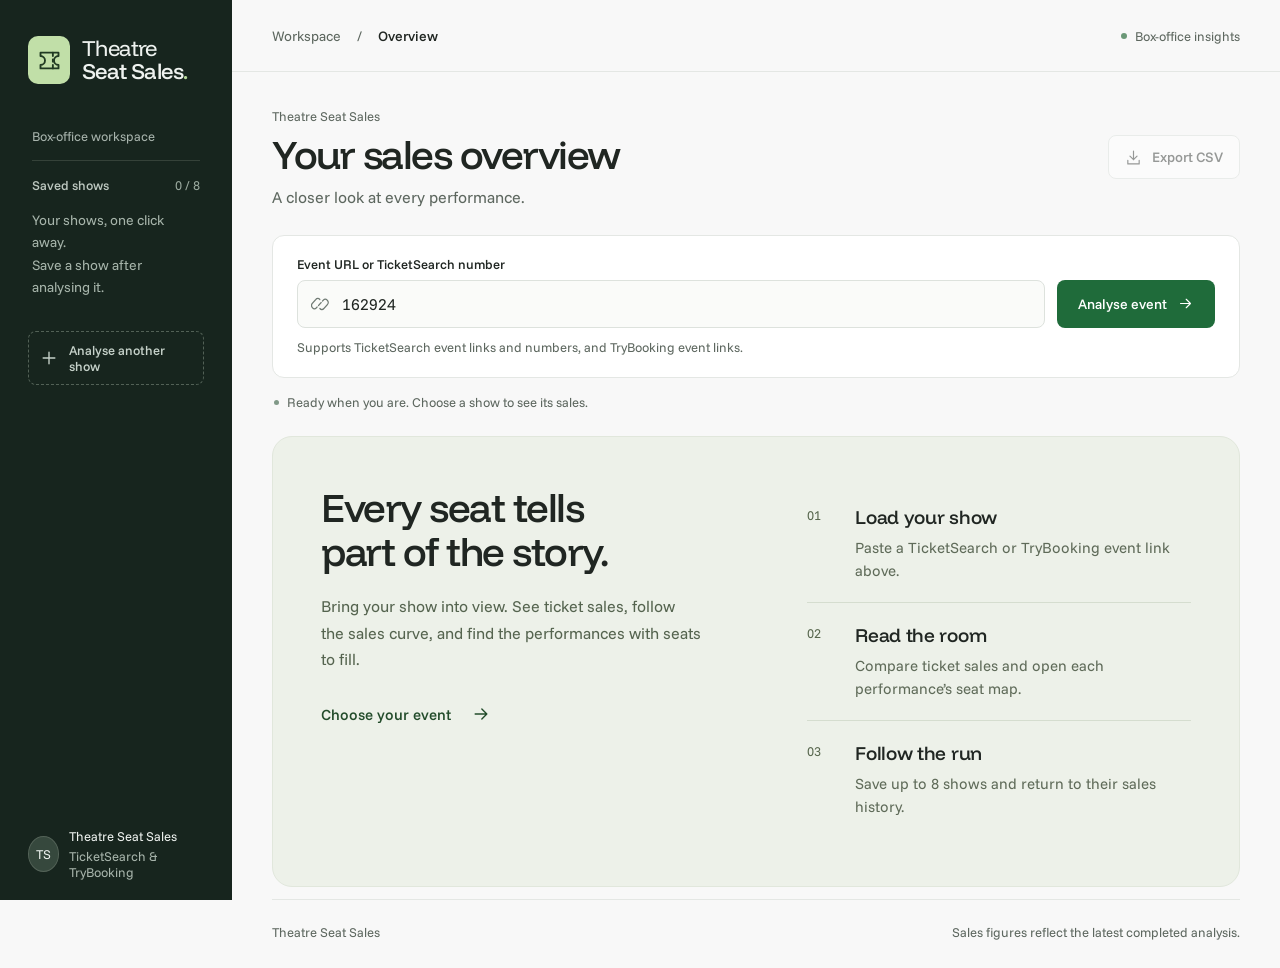
<file: index.html>
<!doctype html>
<html lang="en-AU" data-type="software" data-radius="soft" data-buttons="solid" data-motion>
<head>
<meta charset="utf-8"><meta name="viewport" content="width=device-width, initial-scale=1, viewport-fit=cover">
<title>Theatre Seat Sales — Your box-office workspace</title>
<meta name="description" content="Track theatre ticket sales, compare performances and inspect seat availability from TicketSearch and TryBooking.">
<meta name="page-type" content="software"><meta name="site-kind" content="software"><meta name="theme-color" content="#f8f8f8">
<meta property="og:title" content="Theatre Seat Sales"><meta property="og:description" content="Your ticket sales, performances and seat maps in one workspace.">
<meta property="og:type" content="website"><meta property="og:image" content="https://theatre-seat-sales.onrender.com/share.jpg"><meta name="twitter:card" content="summary_large_image">
<link rel="canonical" href="https://theatre-seat-sales.onrender.com/"><link rel="icon" href="/favicon.svg" type="image/svg+xml">
<link rel="preload" href="/assets/fonts/funnel-sans-400.ttf" as="font" type="font/ttf" crossorigin>
<link rel="stylesheet" href="/dashboard-redesign.css"><link rel="stylesheet" href="/campaign.css"><link rel="stylesheet" href="/seat-maps.css"><link rel="stylesheet" href="/assets/motion/motion.css">
<script>document.documentElement.classList.add('m-enter');setTimeout(()=>document.documentElement.classList.add('m-enter-done'),700)</script>
</head>
<body>
<!-- Software workspace: dealt mint-pink-accounts palette and Funnel typography.
Marketing collage and screen-height sections adapted to the user's functional dashboard brief. -->
<a class="skip-link" href="#main-content">Skip to content</a>
<svg class="icon-library" xmlns="http://www.w3.org/2000/svg" aria-hidden="true"><defs>
<symbol id="i-ticket" viewBox="0 0 24 24"><path d="M20 8V5H4v3a4 4 0 0 1 0 8v3h16v-3a4 4 0 0 1 0-8Z"/><path d="M15 5v3m0 3v2m0 3v3"/></symbol>
<symbol id="i-arrow" viewBox="0 0 24 24"><path d="M5 12h14m-6-6 6 6-6 6"/></symbol>
<symbol id="i-plus" viewBox="0 0 24 24"><path d="M12 5v14M5 12h14"/></symbol>
<symbol id="i-link" viewBox="0 0 24 24"><path d="m10 14 4-4m-6 6-1 1a4 4 0 0 1-6-6l5-5a4 4 0 0 1 6 0m0 12a4 4 0 0 0 6 0l5-5a4 4 0 0 0-6-6l-1 1" transform="translate(1 0) scale(.9 1)"/></symbol>
<symbol id="i-download" viewBox="0 0 24 24"><path d="M12 3v12m-5-5 5 5 5-5M4 16v5h16v-5"/></symbol>
<symbol id="i-search" viewBox="0 0 24 24"><circle cx="10.5" cy="10.5" r="6.5"/><path d="m16 16 5 5"/></symbol>
<symbol id="i-bookmark" viewBox="0 0 24 24"><path d="M6 4h12v17l-6-4-6 4Z"/></symbol>
<symbol id="i-info" viewBox="0 0 24 24"><circle cx="12" cy="12" r="9"/><path d="M12 11v6m0-10v1"/></symbol>
<symbol id="i-menu" viewBox="0 0 24 24"><path d="M4 6h16M4 12h16M4 18h16"/></symbol>
<symbol id="i-refresh" viewBox="0 0 24 24"><path d="M20 7v5h-5M4 17v-5h5M6 7a7 7 0 0 1 12-1l2 3M4 15l2 3a7 7 0 0 0 12-1"/></symbol>
</defs></svg>
<aside class="sidebar" id="sidebar" aria-label="Workspace navigation">
<a class="brand" href="/" aria-label="Theatre Seat Sales home"><span class="brand-mark" aria-hidden="true"><svg class="icon"><use href="#i-ticket"/></svg></span><span>Theatre<br><strong>Seat Sales<span class="brand-period">.</span></strong></span></a>
<div class="workspace-label">Box-office workspace</div>
<div id="bookmarks" class="bookmarks"><div class="saved-heading"><strong>Saved shows</strong><span id="bookmark-count">0 / 8</span></div><div id="bookmark-list" class="bookmark-list"></div></div>
<button id="new-event" class="new-event" type="button"><svg class="icon"><use href="#i-plus"/></svg>Analyse another show</button>
<div class="sidebar-foot"><span class="workspace-monogram">TS</span><div>Theatre Seat Sales<small>TicketSearch &amp; TryBooking</small></div></div>
</aside>
<div class="workspace">
<header class="topbar"><div class="breadcrumb"><button id="menu-toggle" class="icon-button" type="button" aria-label="Open navigation" aria-controls="sidebar" aria-expanded="false"><svg class="icon"><use href="#i-menu"/></svg></button><span>Workspace</span><span aria-hidden="true">/</span><strong>Overview</strong></div><span class="topbar-note"><span class="status-dot"></span>Box-office insights</span></header>
<main id="main-content" class="app wrap" tabindex="-1">
<section class="page-heading hero" data-enter><div class="hero-text"><p class="eyebrow">Theatre Seat Sales</p><h1 id="page-title">Your sales overview</h1><p class="page-intro" id="page-intro">A closer look at every performance.</p></div><button class="btn btn--secondary export-button" id="export-csv" type="button" disabled><svg class="icon"><use href="#i-download"/></svg>Export CSV</button></section>
<section class="event-search" aria-labelledby="search-title"><form id="analyse-form" class="search"><div class="field"><label id="search-title" for="event-input">Event URL or TicketSearch number</label><div class="input-wrap"><svg class="icon"><use href="#i-link"/></svg><input id="event-input" name="event" value="162924" placeholder="Paste an event link or number" autocomplete="off" required aria-describedby="input-help status"></div></div><button class="btn btn--primary" type="submit"><span class="analyse-label">Analyse event</span><svg class="icon m-arrow"><use href="#i-arrow"/></svg></button></form><p id="input-help" class="input-help">Supports TicketSearch event links and numbers, and TryBooking event links.</p></section>
<div id="status" class="status" role="status" aria-live="polite">Ready when you are. Choose a show to see its sales.</div>
<div id="loading-state" class="loading-state" hidden><span class="loading-symbol" aria-hidden="true"></span><div><strong>Checking your performances</strong><p>Gathering ticket sales and seat availability. Larger events can take a little longer.</p></div></div>
<section id="welcome" class="welcome" aria-labelledby="welcome-title"><div class="welcome-copy"><h2 id="welcome-title">Every seat tells<br>part of the story.</h2><p>Bring your show into view. See ticket sales, follow the sales curve, and find the performances with seats to fill.</p><button id="focus-event" class="text-button" type="button">Choose your event<svg class="icon"><use href="#i-arrow"/></svg></button></div><div class="welcome-guide"><div><span class="step-number">01</span><h3>Load your show</h3><p>Paste a TicketSearch or TryBooking event link above.</p></div><div><span class="step-number">02</span><h3>Read the room</h3><p>Compare ticket sales and open each performance’s seat map.</p></div><div><span class="step-number">03</span><h3>Follow the run</h3><p>Save up to 8 shows and return to their sales history.</p></div></div></section>
<div id="dashboard" class="dashboard" hidden>
<div class="show-tabs" role="tablist" aria-label="Show workspace">
  <button id="sales-tab" type="button" role="tab" aria-selected="true" aria-controls="sales-pane">Sales overview</button>
  <button id="campaign-tab" type="button" role="tab" aria-selected="false" aria-controls="campaign-pane" tabindex="-1">Campaign</button>
</div>
<div id="sales-pane" role="tabpanel" aria-labelledby="sales-tab" tabindex="0">
<section id="summary" class="summary" hidden aria-labelledby="event-name">
<div class="show-header"><div class="show-copy"><div class="show-kicker"><span id="provider-label">Event analysis</span><span class="kicker-separator" aria-hidden="true">/</span><span id="event-run-label">Performance overview</span></div><h2 id="event-name"></h2><div class="show-meta"><span id="event-location"></span><span id="event-dates"></span></div><p id="analysis-time" class="analysis-time"></p></div><div class="show-actions"><button id="save-bookmark" class="btn btn--secondary bookmark-save-button" type="button" disabled aria-label="Save current show">Save show</button><button id="post-show-report" class="btn btn--secondary report-button" type="button" hidden>Post-show report <span aria-hidden="true">↗</span></button></div><div class="show-art" hidden></div></div>
<div class="metrics">
<div class="metric-card metric-main"><small>Tickets sold</small><span id="metric-sold">—</span><div class="metric-note"><span id="overall-sold-today">—</span> <span id="overall-sales-baseline">since last daily snapshot</span></div></div>
<div class="metric-card"><small>Seats available</small><span id="metric-left">—</span><div class="metric-note">Across <span id="metric-performances">—</span> performances</div></div>
<div class="metric-card"><small>Estimated revenue</small><span id="metric-revenue">—</span><div class="metric-note">AUD · ticket sales estimate</div></div>
<div class="metric-card metric-occupancy"><div><small>Sell-through</small><span id="overall-percent">—</span><div class="metric-note">Sales + designated holds</div></div><div class="overall" id="overall-ring" aria-hidden="true"><div class="ring-inner"><svg class="icon"><use href="#i-ticket"/></svg></div></div></div>
</div>
<div class="capacity-line"><span><span id="metric-total">—</span> total seats</span><span><span id="metric-unavailable">—</span> unavailable</span><p class="metric-explanation">Sold counts actual ticket sales. Sell-through also includes designated holds.</p></div>
</section>
<section id="history" class="history panel" hidden aria-labelledby="history-title">
<div class="history-header"><div><h2 id="history-title">Sales history</h2><p id="history-status">Snapshots start from the first analysis.</p></div><div class="range-control" aria-label="Sales history period"><button type="button" data-range="7" aria-pressed="false">7 days</button><button type="button" data-range="30" aria-pressed="false">30 days</button><button type="button" data-range="all" class="selected" aria-pressed="true">All history</button></div></div>
<div class="chart-meta"><span class="chart-legend"><i></i>Tickets sold</span><div class="uplift-grid"><div><span id="uplift-day">—</span><small>day on day</small></div><div><span id="uplift-week">—</span><small>week on week</small></div></div></div>
<div class="history-chart-wrap"><canvas id="history-chart" width="1000" height="260" role="img" aria-label="Actual ticket sales over time. Exact values are in the snapshot table below."></canvas><div id="history-tooltip" class="history-tooltip" hidden></div></div>
<div class="history-footer"><details class="history-data"><summary>View snapshot data</summary><table><thead><tr><th scope="col">Snapshot</th><th scope="col">Tickets sold</th></tr></thead><tbody id="history-data-body"></tbody></table></details><span id="history-range-label">All recorded snapshots</span></div>
</section>
<section id="results" class="table-wrap panel" hidden aria-labelledby="performances-title">
<div class="performance-heading"><div><h2 id="performances-title">Performances <span id="performance-count" class="count-badge"></span></h2><p>Select a performance to inspect seats and hold codes.</p></div><button id="expand-all" class="btn btn--secondary mobile-performance" type="button" aria-expanded="false">Expand all</button></div>
<div class="performance-toolbar"><div class="session-search"><label for="session-search">Find a performance</label><svg class="icon"><use href="#i-search"/></svg><input type="search" id="session-search" placeholder="Find a date or time"></div><div class="select-field"><label for="session-filter">Show</label><select id="session-filter"><option value="all">All performances</option><option value="upcoming">Upcoming</option><option value="final">Final numbers</option></select></div><div class="select-field"><label for="session-sort">Sort by</label><select id="session-sort"><option value="date">Date, earliest first</option><option value="sold">Most tickets sold</option><option value="available">Most seats available</option><option value="sellthrough">Highest sell-through</option></select></div></div>
<div class="performance-workspace" hidden>
<div class="performance-picker">
<div class="performance-list-heading"><span>Performance</span><span>% sold</span></div>
<ul id="performance-list" class="performance-list" aria-label="Choose a performance"></ul>
</div>
<section id="selected-performance" class="selected-performance" aria-labelledby="selected-performance-title">
<h3 id="selected-performance-title" aria-live="polite"></h3>
<dl id="selected-performance-stats" class="performance-stats"></dl>
<div id="selected-performance-notes" class="performance-notes"></div>
<section id="performance-history" class="performance-history" aria-labelledby="performance-history-title">
<h4 id="performance-history-title">Performance sales history</h4>
<p id="performance-history-status" role="status"></p>
<div class="history-chart-wrap" id="performance-chart-wrap" hidden><canvas id="performance-chart" role="img" aria-label="Tickets sold for the selected performance"></canvas><div class="history-tooltip" hidden></div></div>
<details id="performance-history-data" class="history-data" hidden><summary>View performance snapshots</summary><table><thead><tr><th scope="col">Snapshot</th><th scope="col">Tickets sold</th></tr></thead><tbody id="performance-history-body"></tbody></table></details>
</section>
<div id="selected-performance-details"></div>
</section>
</div>
<table class="performance-table mobile-performance"><thead><tr><th scope="col"><span class="sr-only">Details</span></th><th scope="col">Performance</th><th scope="col">Time</th><th scope="col">Tickets sold</th><th scope="col">Unavailable</th><th scope="col">Available</th><th scope="col">Sold today</th><th scope="col">Sell-through</th></tr></thead><tbody id="sessions"></tbody></table>
<p id="no-performances" class="no-performances" hidden>No performances match these filters.</p><div class="table-footer"><span id="results-count"></span><span>All times in Sydney time</span></div>
</section>
</div>
<section id="campaign-pane" class="campaign-pane panel" role="tabpanel" aria-labelledby="campaign-tab" tabindex="0" hidden>
  <header class="campaign-heading"><h2 id="campaign-title">Campaign log</h2><button id="campaign-fetch" class="btn btn--secondary" type="button" hidden>Fetch metrics</button></header>
  <p id="campaign-status" role="status" class="campaign-status" hidden></p>
  <form id="campaign-unlock" class="campaign-form campaign-unlock">
    <label>Campaign access key<input name="accessKey" type="password" autocomplete="off" required></label>
    <button class="btn btn--primary" type="submit">Open campaign</button>
  </form>
  <div id="campaign-content" hidden>
    <section class="campaign-schedule" aria-labelledby="campaign-schedule-title">
      <div><h3 id="campaign-schedule-title">Capture schedule</h3><p id="campaign-schedule-summary"></p></div>
      <p class="campaign-help">Mondays from 8 am Sydney time, then daily from 8 am starting seven days before opening. Checks end three hours after the final performance starts.</p>
    </section>
    <form id="campaign-post-form" class="campaign-form campaign-post-form">
      <label>Date posted<input name="publishedOn" type="date" required></label>
      <label>Platform<select name="platform" required><option value="facebook">Facebook</option><option value="instagram">Instagram</option><option value="tiktok">TikTok</option></select></label>
      <label>Post type<select name="postType" required><option value="photo">Photo</option><option value="video">Video</option><option value="reel">Reel</option><option value="carousel">Carousel</option><option value="story">Story</option><option value="link">Link</option><option value="text">Text</option><option value="other">Other</option></select></label>
      <label class="campaign-url">Post URL<input name="url" type="url" placeholder="https://…" maxlength="2048" required></label>
      <label class="campaign-post-notes">Notes (optional)<textarea name="notes" rows="2" maxlength="1000" placeholder="e.g. Ticket offer or behind-the-scenes rehearsal"></textarea></label>
      <button class="btn btn--primary" type="submit">Log post</button>
    </form>
    <p id="campaign-empty" class="campaign-empty">No posts logged for this show yet.</p>
    <div id="campaign-table-wrap" class="campaign-table-wrap" tabindex="0" role="region" aria-label="Logged posts and latest metrics" hidden>
      <table class="campaign-table">
        <thead><tr><th scope="col">Post</th><th scope="col">Date posted</th><th scope="col">Views</th><th scope="col">Engagements</th><th scope="col">Last check</th><th scope="col">Actions</th></tr></thead>
        <tbody id="campaign-posts"></tbody>
      </table>
    </div>
    <div id="campaign-removed" class="campaign-removed" hidden>
      <span role="status">Entry removed from this campaign.</span>
      <button id="campaign-undo" type="button" class="text-button">Undo remove</button>
    </div>
    <section id="campaign-editor" class="campaign-editor" aria-labelledby="campaign-editor-title" hidden>
      <h3 id="campaign-editor-title">Edit campaign entry</h3>
      <p id="campaign-edit-post" class="campaign-help"></p>
      <form id="campaign-edit-form" class="campaign-form">
        <label>Date posted<input name="publishedOn" type="date" required></label>
        <label>Post type<select name="postType" required></select></label>
        <label class="campaign-edit-notes">Notes (optional)<textarea name="notes" rows="2" maxlength="1000"></textarea></label>
        <div class="campaign-edit-actions">
          <button class="btn btn--primary" type="submit">Save changes</button>
          <button id="campaign-edit-cancel" class="btn btn--secondary" type="button">Cancel</button>
        </div>
        <p id="campaign-edit-status" class="campaign-help" role="status" hidden></p>
      </form>
    </section>
    <section id="campaign-report" class="campaign-report" aria-labelledby="campaign-report-title" hidden>
      <header><h3 id="campaign-report-title">Post snapshot history</h3><a id="campaign-original" target="_blank" rel="noopener noreferrer">Open original post</a></header>
      <form id="campaign-notes-form" class="campaign-form campaign-notes-form" hidden>
        <label>Post notes<textarea name="notes" rows="2" maxlength="1000"></textarea></label>
        <button class="btn btn--secondary" type="submit">Save notes</button>
        <p id="campaign-notes-status" class="campaign-help" role="status" hidden></p>
      </form>
      <div id="campaign-preview" class="campaign-preview"></div>
      <p id="campaign-report-status" class="campaign-help"></p>
      <div id="campaign-report-table" class="campaign-table-wrap" tabindex="0" role="region" aria-label="Engagement snapshot history" hidden>
        <table class="campaign-table">
          <thead><tr><th scope="col">Captured at</th><th scope="col">Cadence</th><th scope="col">Views</th><th scope="col">Clicks</th><th scope="col">Engagements</th><th scope="col">Reactions / likes</th><th scope="col">Comments</th><th scope="col">Shares</th></tr></thead>
          <tbody id="campaign-captures"></tbody>
        </table>
      </div>
    </section>
  </div>
</section>
</div>
<footer class="workspace-footer"><span>Theatre Seat Sales</span><span>Sales figures reflect the latest completed analysis.</span></footer>
</main></div>
<noscript><p class="noscript">Enable JavaScript to analyse events and view ticket sales.</p></noscript>
<script src="/app.js"></script><script src="/campaign.js"></script><script type="module" src="/assets/motion/motion.js"></script>
</body></html>
</file>
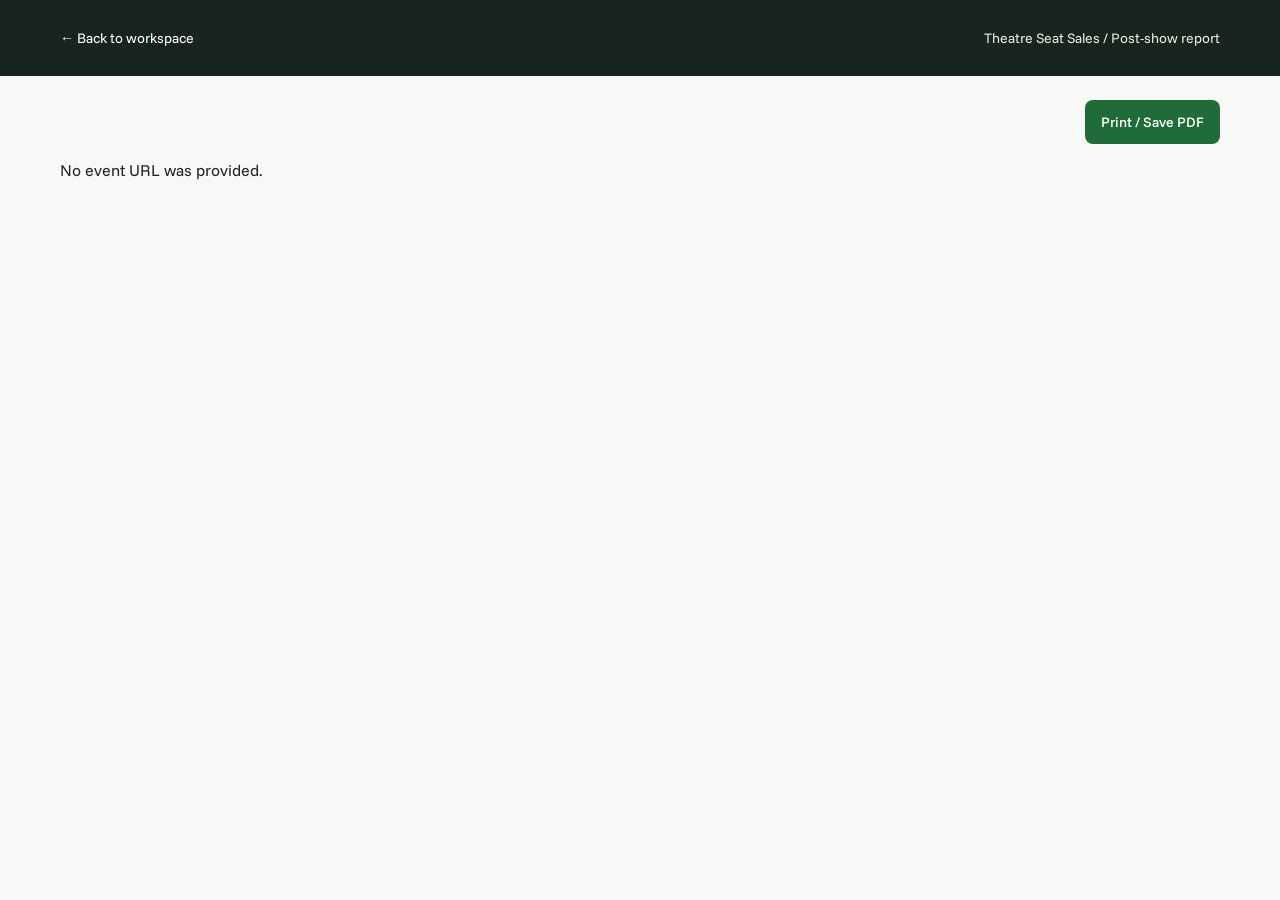
<file: report.html>
<!doctype html>
<html lang="en">
  <head>
    <meta charset="utf-8">
    <meta name="viewport" content="width=device-width, initial-scale=1">
    <title>Post-show report</title>
    <meta name="description" content="Final theatre performance sales, seat availability and recorded sales history.">
    <meta name="theme-color" content="#f8f8f8">
    <link rel="icon" href="/favicon.svg" type="image/svg+xml">
    <link rel="stylesheet" href="/report.css">
    <link rel="stylesheet" href="/report-redesign.css">
  </head>
  <body>
    <header class="report-topbar no-print"><a href="/">← Back to workspace</a><span>Theatre Seat Sales / Post-show report</span></header>
    <main id="report" class="report-shell">
      <div class="report-actions no-print"><button id="print-report" type="button">Print / Save PDF</button></div>
      <p id="report-status">Loading post-show report...</p>
    </main>
    <script src="/report.js"></script>
  </body>
</html>
</file>
<file: dashboard-redesign.css>
@font-face{font-family:"Funnel Sans";src:url("/assets/fonts/funnel-sans-400.ttf") format("truetype");font-weight:400;font-display:swap}
@font-face{font-family:"Funnel Sans";src:url("/assets/fonts/funnel-sans-500.ttf") format("truetype");font-weight:500;font-display:swap}
@font-face{font-family:"Funnel Display";src:url("/assets/fonts/funnel-display-400.ttf") format("truetype");font-weight:400;font-display:swap}
@font-face{font-family:"Funnel Display";src:url("/assets/fonts/funnel-display-500.ttf") format("truetype");font-weight:500;font-display:swap}
:root{
 --p-bg:#f8f8f8;--p-surface:#eeeeee;--p-ink:#0a0a0a;--p-muted:#6a6a6a;
 --p-accent:#1f6b3a;--p-accent-ink:#ffffff;--p-action:#1f6b3a;--p-action-ink:#ffffff;
 --p-inv-bg:#0a0a0a;--p-inv-surface:#171717;--p-inv-ink:#f8f8f8;--p-inv-muted:#939393;
 --p-inv-accent:#1f6b3a;--p-inv-accent-ink:#ffffff;--p-inv-action:#1f6b3a;--p-inv-action-ink:#ffffff;
 --font-display:"Funnel Display",system-ui,sans-serif;--font-text:"Funnel Sans",system-ui,sans-serif;
 --font-mono:"DM Mono",ui-monospace,"SFMono-Regular",Menlo,Consolas,monospace;
 --display-weight:400;--display-tracking:-.03em;--display-tracking-xl:-.04em;--ly-scale:.98;
 --bg:var(--p-bg);--ink:#202622;--muted:#68706b;--action:var(--p-action);--line:#e4e7e4;--surface:#fff;
 --rail:#17251e;--rail-width:232px;--r-sm:8px;--r-md:12px;--r-lg:20px;--ease:cubic-bezier(.2,.8,.2,1);
 font-family:var(--font-text);color:var(--ink);background:var(--bg);color-scheme:light
}
*{box-sizing:border-box}body{margin:0}button,input,select{font:inherit}button,a,input,select{-webkit-tap-highlight-color:transparent}button{cursor:pointer}button:disabled{cursor:not-allowed;opacity:.45}button{color:inherit}a{color:inherit}button,select,input{min-height:44px}button{font-weight:500}button,input,select{border-radius:var(--r-sm)}
button:focus-visible,a:focus-visible,select:focus-visible,input:focus-visible,summary:focus-visible{outline:3px solid #458c59;outline-offset:3px}
input:focus,select:focus{outline:2px solid #458c59;outline-offset:2px}::selection{background:#c8e7ce;color:#153b20}
[hidden]{display:none!important}h1,h2,h3,p{margin:0}h1,h2,h3{font-family:var(--font-display);font-weight:500}strong,b{font-weight:500}
.icon{height:20px;width:20px;flex:none;fill:none;stroke:currentColor;stroke-width:1.65;stroke-linecap:round;stroke-linejoin:round}.icon-library{position:absolute;width:0;height:0;overflow:hidden}
.sr-only{position:absolute;width:1px;height:1px;padding:0;margin:-1px;overflow:hidden;clip-path:inset(50%);white-space:nowrap;border:0}
.skip-link{position:fixed;left:16px;top:-100px;z-index:100;background:#fff;padding:14px 20px;border-radius:8px}.skip-link:focus{top:12px}
.sidebar{position:fixed;inset:0 auto 0 0;width:var(--rail-width);background:var(--rail);color:#eef2ef;padding:36px 20px 20px;display:flex;flex-direction:column;z-index:30;overflow-y:auto}
.brand{display:flex;align-items:center;gap:12px;font-family:var(--font-display);font-size:22px;line-height:1.05;letter-spacing:-.6px;text-decoration:none;padding:0 8px}.brand strong{font-weight:500}.brand-period{color:#b9db9d}.brand-mark{display:grid;place-items:center;background:#c1dfa8;color:#203a22;width:42px;height:48px;border-radius:10px}.brand-mark .icon{width:27px;height:27px}
.workspace-label{font-size:13px;color:#a8b4ad;margin:44px 12px 16px;padding-bottom:16px;border-bottom:1px solid #354239}
.saved-heading{display:flex;align-items:center;justify-content:space-between;padding:0 12px;margin-bottom:12px;font-size:13px;color:#bcc7bf}.saved-heading>span{color:#9aa99e}
.bookmark-list{display:grid;gap:8px}.empty-bookmarks{font-size:14px;line-height:1.6;color:#a6b4aa;margin:4px 12px 16px}.bookmark-item{display:flex;align-items:center;border-radius:8px}.bookmark-load{display:flex;align-items:center;gap:10px;flex:1;min-width:0;background:none;color:#e3e9e5;border:0;text-align:left;padding:10px 8px;font-size:14px;line-height:1.4;overflow-wrap:anywhere}.bookmark-load::before{content:"";width:7px;height:7px;border:1px solid #95b5a0;border-radius:2px;flex:none}.bookmark-item:hover{background:#24362b}.bookmark-remove{border:0;width:44px;flex:none;padding:0;background:none;color:#adbeb2;font-size:20px}.bookmark-remove:hover{color:#fff;background:#3b483f}
.new-event{display:flex;align-items:center;gap:10px;text-align:left;background:none;border:1px dashed #526156;color:#c5d1c9;margin:16px 8px;padding:10px;font-size:13px;min-height:48px}.new-event:hover{background:#24362b;border-color:#8aa893}
.sidebar-foot{display:flex;align-items:center;gap:10px;margin-top:auto;padding:48px 8px 0;font-size:13px}.sidebar-foot small{display:block;font-size:13px;color:#a7b4ab;margin-top:4px}.workspace-monogram{background:#36483d;border:1px solid #536257;border-radius:50%;display:grid;place-items:center;width:36px;height:36px;font-size:13px}
.workspace{margin-left:var(--rail-width);min-width:0}.topbar{height:72px;display:flex;align-items:center;justify-content:space-between;padding:0 40px;border-bottom:1px solid var(--line);background:var(--bg)}.breadcrumb{display:flex;align-items:center;gap:16px;font-size:14px;color:var(--muted)}.breadcrumb strong{color:var(--ink)}.topbar-note{display:flex;align-items:center;gap:8px;font-size:13px;color:var(--muted)}.status-dot{width:6px;height:6px;background:#6b9877;border-radius:50%}#menu-toggle{display:none}
.app{padding:36px 40px 20px;max-width:1640px;margin:auto;outline:none}.page-heading{display:flex;align-items:center;justify-content:space-between;gap:24px;margin-bottom:28px}.eyebrow{font-size:13px;color:var(--muted);margin-bottom:8px}.page-heading h1{font-size:40px;letter-spacing:-1.5px;line-height:1.12}.page-intro{font-size:16px;color:var(--muted);margin-top:10px}
.btn{display:inline-flex;align-items:center;justify-content:center;gap:10px;min-height:44px;padding:10px 16px;border:1px solid transparent;text-decoration:none;font-size:14px;white-space:nowrap}.btn--primary{background:var(--action);color:#fff}.btn--secondary{background:#fff;border-color:#d9dfda;color:var(--ink)}.btn .icon{width:17px;height:17px}.export-button{align-self:center}
.event-search{padding:20px 24px;border:1px solid var(--line);background:var(--surface);border-radius:var(--r-md)}.search{display:flex;align-items:flex-end;gap:12px}.field{min-width:0;flex:1}.field label{display:block;font-size:13px;font-weight:500;margin-bottom:8px}.input-wrap{display:flex;align-items:center;position:relative}.input-wrap>.icon{position:absolute;left:14px;color:#6f7a73;width:18px;height:18px}.input-wrap input{width:100%;min-width:0;padding:12px 12px 12px 44px;font-size:16px;background:#fafbf9;border:1px solid #dde2dd;height:48px;color:var(--ink)}.search>.btn{height:48px;min-width:158px}.input-help{font-size:13px;color:var(--muted);margin-top:10px;line-height:1.5}.status{display:flex;align-items:center;gap:8px;font-size:13px;color:var(--muted);line-height:1.5;margin:14px 2px 24px;min-height:20px}.status::before{content:"";width:5px;height:5px;border-radius:50%;background:#819988;flex:none}.status.error{background:#fff1ed;color:#9e3525;padding:12px 16px;border:1px solid #f0c4b9;border-radius:8px}.status.error::before{background:#b34834}
.welcome{display:grid;grid-template-columns:1.1fr 1fr;gap:64px;padding:48px;background:#edf1e9;border:1px solid #e1e7dc;border-radius:var(--r-lg);min-height:380px}.welcome-icon{display:grid;place-items:center;width:44px;height:44px;border:1px solid #c0cdb8;border-radius:10px;margin-bottom:24px;color:#335a38}.welcome-icon .icon{width:24px;height:24px}.welcome h2{font-size:40px;letter-spacing:-1.5px;line-height:1.1}.welcome-copy>p{max-width:380px;color:#55644f;font-size:16px;line-height:1.65;margin-top:20px}.text-button{display:inline-flex;align-items:center;gap:20px;background:none;border:0;padding:0;font-size:15px;margin-top:20px;color:#234c2b}.text-button:hover{text-decoration:underline;text-underline-offset:6px}.text-button .icon{transition:transform 150ms}.text-button:hover .icon{transform:translateX(3px)}
.welcome-guide{display:flex;flex-direction:column;justify-content:center}.welcome-guide>div{position:relative;padding:20px 0 20px 48px;border-bottom:1px solid #d5ddcf}.welcome-guide>div:last-child{border:0}.step-number{position:absolute;top:22px;left:0;color:#6e7d64;font-size:13px;font-variant-numeric:tabular-nums}.welcome-guide h3{font-size:19px;margin-bottom:8px;letter-spacing:-.3px}.welcome-guide p{font-size:15px;line-height:1.5;color:#5f6b59}
.loading-state{padding:56px 24px;display:flex;align-items:center;justify-content:center;gap:24px;border:1px dashed #c9d6ca;border-radius:12px;background:#f1f5ef}.loading-state strong{font-size:20px}.loading-state p{font-size:15px;line-height:1.6;color:var(--muted);margin-top:8px;max-width:440px}.loading-symbol{width:36px;height:36px;flex:none;border:2px solid #ccd8cb;border-top-color:var(--action);border-radius:50%;animation:loading-turn 1s linear 4}@keyframes loading-turn{to{transform:rotate(360deg)}}
.show-header{display:flex;align-items:center;gap:24px;margin:4px 0 24px}.show-copy{flex:1;min-width:0}.show-kicker{display:flex;align-items:center;gap:10px;font-size:13px;color:var(--muted);margin-bottom:10px}.show-kicker>span:first-child{color:var(--action)}.kicker-separator{color:#c0c8c0}.show-copy h2{font-size:32px;letter-spacing:-1px;line-height:1.15;overflow-wrap:anywhere}.show-meta{display:flex;flex-wrap:wrap;gap:8px 20px;font-size:14px;color:#59675d;margin-top:10px}.show-meta span:empty{display:none}.analysis-time{font-size:13px;color:var(--muted);margin-top:8px}.show-actions{display:flex;gap:8px;flex-wrap:wrap;justify-content:flex-end}.bookmark-save-button.is-saved{background:#edf4e9;color:#265b32;border-color:#bfd1b6}.show-art{width:100px;flex:none;border-radius:8px;overflow:hidden}.show-art:has(img[hidden]){display:none}.show-art img{display:block;width:100%;max-height:90px;object-fit:contain}.metrics{display:grid;grid-template-columns:repeat(4,minmax(0,1fr));gap:16px}.metric-card{min-width:0;min-height:150px;background:#fff;border:1px solid var(--line);border-radius:var(--r-md);padding:20px}.metric-card small{display:block;color:var(--muted);font-size:13px;margin-bottom:16px}.metric-card>span,.metric-occupancy>div:first-child>span{display:block;font-family:var(--font-display);font-size:36px;line-height:1;letter-spacing:-1.2px;font-variant-numeric:tabular-nums;font-weight:500;overflow-wrap:anywhere}.metric-main{background:#edf2e8;border-color:#dbe6d2}.metric-main>span{color:#285335}.metric-note{font-size:13px;color:var(--muted);margin-top:14px;line-height:1.4}.metric-main .metric-note{color:#4c684c}.metric-occupancy{display:flex;justify-content:space-between;align-items:center;gap:8px}.overall{--sold:0%;width:60px;height:60px;flex:none;border-radius:50%;display:grid;place-items:center;background:conic-gradient(#6c8e53 var(--sold),#e9ede5 0);transform:rotate(-90deg)}.ring-inner{width:46px;height:46px;border-radius:50%;display:grid;place-items:center;background:#fff;transform:rotate(90deg);color:#7c8e72}.capacity-line{display:flex;flex-wrap:wrap;align-items:center;gap:8px 16px;padding:14px 0 24px;color:var(--muted);font-size:13px}.capacity-line>span+span{border-left:1px solid #cdd4cc;padding-left:16px}.metric-explanation{margin-left:auto;font-size:13px}
.panel{border:1px solid var(--line);border-radius:var(--r-md);background:#fff;margin-bottom:24px;overflow:hidden}.history{padding:24px 24px 0}.history-header,.performance-heading{display:flex;align-items:center;justify-content:space-between;gap:24px}.panel h2{font-size:21px;letter-spacing:-.5px;line-height:1.2}.history-header p,.performance-heading p{font-size:13px;color:var(--muted);line-height:1.5;margin-top:6px}.range-control{display:flex;gap:4px;border:1px solid var(--line);padding:3px;border-radius:8px;background:#f7f8f5;flex:none}.range-control button{border:0;background:none;color:#687267;padding:6px 12px;min-height:36px;font-size:13px}.range-control button.selected{background:#fff;box-shadow:0 1px 4px #20262212;color:#2a3b2d}.range-control button:hover{background:#e9eee6}.chart-meta{display:flex;align-items:center;justify-content:space-between;gap:16px;margin:20px 0 4px}.chart-legend{display:flex;gap:8px;align-items:center;font-size:13px;color:var(--muted)}.chart-legend i{width:8px;height:8px;border-radius:50%;background:#537e46}.uplift-grid{display:flex;gap:24px}.uplift-grid>div{display:flex;gap:6px;align-items:baseline}.uplift-grid span{font-size:16px;color:#2d653b;font-weight:500}.uplift-grid small{font-size:13px;color:var(--muted)}.history-chart-wrap{position:relative;min-height:220px}#history-chart{display:block;width:100%;height:240px;touch-action:pan-y}.history-tooltip{position:absolute;z-index:5;display:grid;gap:4px;max-width:calc(100% - 16px);padding:12px 16px;border-radius:8px;background:#203a29;color:#fff;pointer-events:none;box-shadow:0 4px 20px #203a2920;font-size:13px}.history-tooltip span{color:#d6e4d8}.history-footer{display:flex;align-items:flex-start;justify-content:space-between;gap:16px;margin-top:8px;padding:12px 0;border-top:1px solid var(--line);font-size:13px;color:var(--muted)}.history-data{flex:1}.history-data summary{cursor:pointer;min-height:44px;display:flex;align-items:center;gap:8px;font-size:13px;color:#4f6551;width:fit-content}.history-data summary::after{content:"↗";font-size:16px}.history-data[open] summary::after{content:"−"}.history-footer>span{padding-top:14px}.history-data table{margin:8px 0 16px;max-width:680px}.history-data td,.history-data th{text-align:left;padding:10px;white-space:normal;font-size:13px}
.performance-heading{padding:24px}.performance-heading h2{display:flex;align-items:center;gap:10px}.count-badge{font-family:var(--font-text);font-size:13px;display:inline-flex;align-items:center;justify-content:center;background:#edf0e9;border-radius:6px;padding:4px 8px;color:#55654c;letter-spacing:0}.performance-toolbar{display:flex;gap:12px;padding:0 24px 20px;align-items:center}.session-search{position:relative;flex:1;min-width:130px}.session-search .icon{position:absolute;left:12px;top:13px;width:17px;height:17px;color:#788176}.session-search input{width:100%;padding:10px 12px 10px 38px;border:1px solid #dfe4dc;background:#fff;font-size:14px;min-width:0}.select-field{display:flex;align-items:center;gap:8px;font-size:13px;color:var(--muted);flex:none}.select-field select{padding:8px 28px 8px 12px;border:1px solid #dfe4dc;background:#fff;font-size:13px;max-width:100%;color:#3e4b3f}
table{width:100%;border-collapse:collapse}th,td{text-align:left;padding:16px 12px;border-bottom:1px solid #edf0eb;line-height:1.4;font-size:13px;font-variant-numeric:tabular-nums}th{font-weight:500;color:#687267;background:#f7f9f5;font-size:13px;white-space:nowrap}.performance-table{table-layout:fixed}.performance-table th:first-child{width:56px}.performance-table th:nth-child(2){width:19%}.performance-table th:last-child{width:18%;padding-right:24px}.performance-table td:last-child{padding-right:24px}.session-row{cursor:pointer}.session-row:hover td{background:#f5f8f1}.session-row td{transition:background-color 150ms}.session-row td:nth-child(2){font-weight:500}.session-row td:nth-child(2)>span:first-child{display:block}.expand-button{width:32px;height:44px;border:0;background:none;color:#78866f;padding:0;font-size:22px}.expand-button:hover{color:#254d2f;background:#e8efdf}.session-row:has([aria-expanded="true"]){background:#f3f7ef}.final-badge{display:inline-flex;margin-top:5px;font-size:13px;font-weight:400;color:#65715f;background:#f0f3eb;border:1px solid #dfe6d5;padding:2px 6px;border-radius:4px;white-space:normal}.last-recorded-badge{color:#8b6828;background:#fbf4df;border-color:#e8d9b6}.bar{display:flex;gap:10px;align-items:center}.bar>span:first-child{font-size:13px;min-width:40px}.track{height:5px;border-radius:4px;background:#e8eddf;overflow:hidden;flex:1;min-width:20px}.fill{display:block;height:100%;background:#77955e;border-radius:4px}.delta-value{color:#3a7447}
.detail-row>td{padding:0!important;white-space:normal}.detail-panel{padding:24px;background:#f6f8f3;animation:panel-in 200ms var(--ease)}.detail-summary{display:flex;flex-wrap:wrap;gap:8px 24px;padding-bottom:20px;font-size:13px;color:var(--muted)}.detail-summary strong{width:100%;font-size:17px;color:var(--ink)}.detail-summary .final-note{flex-basis:100%}.empty-detail{font-size:14px;line-height:1.5;color:var(--muted);padding:16px 0}.breakdown-table{background:#fff;border:1px solid var(--line)}.breakdown-table th,.breakdown-table td{white-space:normal;font-size:13px;overflow-wrap:anywhere}.breakdown-table th{background:#edf2e7}.code-pill{background:#edf1e8;padding:4px 7px;border-radius:4px;font-size:13px}.table-footer{padding:16px 24px;display:flex;align-items:center;justify-content:space-between;gap:16px;color:var(--muted);font-size:13px}.no-performances{text-align:center;padding:40px 24px;color:var(--muted);font-size:15px}.workspace-footer{display:flex;justify-content:space-between;gap:24px;font-size:13px;color:var(--muted);padding:24px 0 8px;margin-top:12px;border-top:1px solid var(--line)}
@keyframes panel-in{from{opacity:.35;transform:translateY(6px)}to{opacity:1;transform:translateY(0)}}
.noscript{background:#fff3e5;padding:24px;margin:24px}.icon-button{display:grid;place-items:center;border:1px solid var(--line);background:#fff;width:44px;padding:0}
@media(min-width:1700px){.app{padding-left:56px;padding-right:56px}.topbar{padding-left:56px;padding-right:56px}}
@media(max-width:1250px){:root{--rail-width:208px}.sidebar{padding-left:12px;padding-right:12px}.app{padding:28px}.topbar{padding:0 28px}.metrics{gap:12px}.metric-card{padding:16px}.metric-card>span,.metric-occupancy>div:first-child>span{font-size:30px}.overall{width:46px;height:46px}.ring-inner{width:34px;height:34px}.ring-inner .icon{width:17px;height:17px}.select-field>label{display:none}.welcome{gap:32px;padding:32px}.performance-table th,.performance-table td{padding:14px 8px;font-size:13px}.performance-table th:first-child{width:44px}.bar{gap:6px}.performance-table th:nth-child(2){width:18%}.capacity-line .metric-explanation{flex-basis:100%;margin-left:0}}
@media(max-width:1023px){:root{--rail-width:0px}.sidebar{width:260px;transform:translateX(-100%);visibility:hidden;transition:transform 200ms var(--ease),visibility 200ms;padding-top:80px}.sidebar.open{transform:translateX(0);visibility:visible;box-shadow:12px 0 40px #18251e25}.topbar{height:64px}.topbar #menu-toggle{display:grid;position:relative;z-index:40}.topbar{position:relative;z-index:35}.app{padding:28px}.page-heading h1{font-size:36px}.page-heading{margin-bottom:24px}.welcome h2{font-size:36px}.metric-card{padding:20px}.metrics{grid-template-columns:repeat(2,minmax(0,1fr));gap:16px}.overall{width:60px;height:60px}.ring-inner{width:46px;height:46px}.metric-card>span,.metric-occupancy>div:first-child>span{font-size:36px}.metric-card{min-height:146px}.show-header{gap:16px}.show-actions{max-width:190px}.history-chart-wrap{min-height:240px}#history-chart{height:260px}.performance-toolbar{flex-wrap:wrap}.session-search{flex-basis:35%}.performance-table th:nth-child(2){width:20%}.performance-table th:last-child{width:17%}.performance-table td:last-child,.performance-table th:last-child{padding-right:12px}}
@media(max-width:700px){.app{padding:24px 20px 16px}.topbar{padding:0 20px}.topbar-note{display:none}.breadcrumb{gap:12px}.page-heading{align-items:flex-start;gap:12px}.page-heading h1{font-size:32px;letter-spacing:-1px}.page-intro{font-size:14px;margin-top:8px}.eyebrow{font-size:13px}.export-button{font-size:0;min-width:44px;padding:12px;align-self:flex-end}.export-button .icon{width:19px;height:19px}.event-search{padding:16px}.search{flex-direction:column;align-items:stretch;gap:12px}.search>.btn{width:100%}.field{width:100%}.input-help{font-size:13px}.status{margin:12px 0 20px;font-size:13px}.welcome{grid-template-columns:1fr;gap:24px;padding:28px;min-height:0}.welcome h2{font-size:36px}.welcome-copy>p{font-size:15px}.welcome-guide{border-top:1px solid #d5ddcf}.welcome-guide>div{padding:20px 0 20px 40px}.welcome-guide h3{font-size:18px}.welcome-guide p{font-size:14px}.welcome-icon{margin-bottom:20px}.loading-state{flex-direction:column;text-align:center;padding:40px 24px}.show-header{flex-wrap:wrap;margin-bottom:20px}.show-copy{flex-basis:100%}.show-copy h2{font-size:30px}.show-meta{font-size:13px}.show-actions{max-width:none;width:100%;justify-content:flex-start}.show-actions .btn{flex:1}.show-art{width:80px}.show-art:not(:has(img[hidden])){order:-1}.metrics{gap:12px}.metric-card{padding:16px;min-height:144px}.metric-card small{font-size:13px;margin-bottom:14px}.metric-card>span,.metric-occupancy>div:first-child>span{font-size:32px}.metric-note{font-size:13px}.metric-occupancy{position:relative}.overall{width:36px;height:36px;position:absolute;right:12px;top:12px}.ring-inner{width:26px;height:26px}.ring-inner .icon{width:14px;height:14px}.metric-occupancy small{padding-right:32px}.metric-explanation{font-size:13px;line-height:1.6}.capacity-line{padding:12px 0 20px}.history{padding:20px 16px 0}.history-header{align-items:flex-start;gap:16px;flex-direction:column}.history-header p{font-size:13px}.range-control{align-self:stretch}.range-control button{flex:1;min-height:44px}.chart-meta{align-items:flex-start;gap:12px;margin-top:20px}.uplift-grid{gap:12px}.uplift-grid>div{flex-direction:column;gap:2px}.uplift-grid span{font-size:15px}.uplift-grid small{font-size:13px}.chart-legend{font-size:13px;margin-top:3px}#history-chart{height:240px}.history-footer{gap:8px;flex-wrap:wrap}.history-footer>span{font-size:13px}.history-data summary{font-size:13px}.panel h2{font-size:21px}.performance-heading{padding:20px 16px;align-items:flex-start;gap:12px}.performance-heading p{font-size:13px;max-width:225px}.performance-heading .btn{font-size:13px;padding:8px 10px;min-width:90px}.performance-toolbar{padding:0 16px 16px;gap:8px}.session-search{flex-basis:100%}.select-field{flex:1;min-width:0;display:block}.select-field>label{display:block;font-size:13px;margin:6px 0}.select-field select{width:100%;font-size:13px;padding-left:8px;padding-right:18px}.performance-table,.performance-table>tbody{display:block}.performance-table>thead{display:none}.session-row{display:grid;grid-template-columns:repeat(3,minmax(0,1fr));padding:16px;gap:12px;border-top:1px solid var(--line);position:relative}.performance-table .session-row td{border:0;padding:0!important;font-size:15px;display:block;min-width:0;white-space:normal}.session-row td::before{content:attr(data-label);display:block;color:var(--muted);font-size:13px;font-weight:400;margin-bottom:5px}.session-row td:first-child{position:absolute;right:14px;top:12px}.session-row td:first-child::before{display:none}.session-row td:nth-child(2){grid-column:1 / 3;font-size:16px}.session-row td:nth-child(2)::before{display:none}.session-row td:nth-child(3){grid-column:1 / -1;grid-row:2;font-size:13px;color:var(--muted);margin-top:-6px}.session-row td:nth-child(3)::before{display:none}.session-row td:nth-child(7){grid-column:1}.session-row td:nth-child(8){grid-column:2 / -1}.session-row td:nth-child(8) .bar{height:21px;gap:12px}.session-row .bar>span:first-child{font-size:14px}.session-row:hover td{background:none}.final-badge{display:inline-block;font-size:13px;margin-left:8px}.session-row td:nth-child(2)>span:first-child{display:inline}.expand-button{width:44px;background:#f1f5ed;border:1px solid #e3e9dc;border-radius:8px}.detail-row{display:block;width:100%}.detail-row>td{display:block;width:100%}.detail-panel{padding:16px}.detail-summary{font-size:13px;gap:8px 16px}.detail-summary strong{font-size:16px}.breakdown-table th,.breakdown-table td{padding:8px 5px;font-size:13px}.breakdown-table th:last-child{width:22%}.table-footer{padding:16px;flex-direction:column;align-items:flex-start;gap:8px;font-size:13px}.workspace-footer{font-size:13px;flex-direction:column;gap:8px;margin-top:24px;padding:20px 0 4px}
.detail-panel .seat-map-panel{padding:12px 6px;overflow-x:auto}.detail-panel .seat-map-header{display:block}.detail-panel .seat-map-header span{display:block;margin-top:6px;font-size:13px}.detail-panel .seat-map-header strong{font-size:14px}.detail-panel .laycock-map{min-width:340px}.detail-panel .red-tree-map{min-width:340px}.detail-panel .art-house-map{min-width:520px}.detail-panel .seat-map-legend{justify-content:flex-start}.detail-panel .seat-legend-item{font-size:13px}
}
@media(max-width:360px){.app{padding:20px 12px 12px}.topbar{padding:0 12px}.page-heading h1{font-size:28px}.welcome{padding:24px}.welcome h2{font-size:32px}.metric-card{padding:14px 12px}.metric-card>span,.metric-occupancy>div:first-child>span{font-size:28px}.overall{display:none}.metric-occupancy small{padding-right:0}.metrics{gap:8px}.performance-heading{gap:8px}.performance-heading .btn{min-width:80px}.history-footer>span{display:none}}
@media(prefers-reduced-motion:reduce){*,*::before,*::after{animation-duration:.01ms!important;animation-iteration-count:1!important;scroll-behavior:auto!important}.sidebar,.session-row td,.text-button .icon{transition:none}.text-button:hover .icon{transform:none}}
@media print{.sidebar,.topbar,.event-search,.status,.export-button,.show-actions,.performance-toolbar,.performance-heading>button,.workspace-footer,.range-control{display:none!important}.workspace{margin:0}.app{max-width:none;padding:0}.metrics{grid-template-columns:repeat(4,1fr)}.panel,.metric-card{break-inside:avoid}.page-heading{margin:0 0 20px}}


/* Explicit mobile rows keep the expand control separate from sales figures. */
@media(max-width:700px){
 .session-row td:nth-child(2){grid-column:1 / -1;padding-right:48px!important}
 .session-row td:nth-child(4){grid-row:3;grid-column:1}
 .session-row td:nth-child(5){grid-row:3;grid-column:2}
 .session-row td:nth-child(6){grid-row:3;grid-column:3}
 .session-row td:nth-child(7){grid-row:4;grid-column:1}
 .session-row td:nth-child(8){grid-row:4;grid-column:2 / -1}
 .final-badge{margin-left:0;margin-right:8px}
 .session-row td:nth-child(2)>span:first-child{display:block}
 .performance-toolbar{gap:12px}
 .select-field select{font-size:13px}
 .metric-card{min-height:152px}
}
/* Shared field labels and contrast corrections from the browser audit. */
:root{--muted:#5d675f;--navy:var(--ink)}
.nav-count{color:#e6eee5}.kicker-separator{color:#657362}.expand-button{color:#526248}
.performance-toolbar{align-items:flex-end}.session-search>label,.select-field>label{display:block;color:var(--muted);font-size:13px;margin:0 0 8px}.select-field{display:block}.session-search .icon{top:auto;bottom:14px}.session-search input{height:44px}
.metric-main small{color:#58674f}
.step-number{color:#58674e}
/* Keep every performance disclosure a full-size pointer and touch target. */
.expand-button{width:44px}
.performance-table th:first-child{width:56px}
.performance-table .session-row td:first-child{padding-left:6px;padding-right:6px}
@media(max-width:420px){.select-field{flex:1 1 100%;display:grid;grid-template-columns:56px minmax(0,1fr);align-items:center;gap:8px}.select-field>label{margin:0}}

/* The desktop selector stays beside the map while the detail pane grows. */
.performance-workspace { display: none; }
.detail-panel > h3 { margin-bottom: 8px; font-size: 17px; }
.range-control button:hover { color: #425442; }

@media (min-width: 1024px) {
  .mobile-performance { display: none !important; }
  .table-wrap { overflow: clip; }
  .performance-workspace {
    display: grid;
    grid-template-columns: minmax(175px, 23%) minmax(0, 1fr);
    align-items: start;
    border-top: 1px solid var(--line);
    border-bottom: 1px solid var(--line);
  }
  .performance-picker { position: sticky; top: 12px; min-width: 0; }
  .performance-list-heading {
    display: flex;
    justify-content: space-between;
    gap: 8px;
    padding: 14px 16px;
    color: var(--muted);
    background: #f7f9f5;
    font-size: 13px;
  }
  .performance-list {
    list-style: none;
    padding: 8px;
    margin: 0;
    max-height: min(620px, 65vh);
    overflow-y: auto;
    scrollbar-width: thin;
  }
  .performance-list li + li { border-top: 1px solid var(--line); }
  .performance-list button {
    display: flex;
    align-items: center;
    justify-content: space-between;
    gap: 8px;
    width: 100%;
    min-height: 64px;
    padding: 10px 8px;
    border: 1px solid transparent;
    background: none;
    text-align: left;
  }
  .performance-list button:hover { background: #f5f8f1; }
  .performance-list button[aria-pressed="true"] {
    background: #eaf2e6;
    border-color: #bed0b8;
    color: #234d2e;
  }
  .performance-list button:focus-visible { outline-offset: -3px; }
  .performance-choice-date { display: grid; gap: 3px; font-size: 14px; }
  .performance-choice-date > span { color: var(--muted); font-size: 13px; }
  .performance-choice-percent { font-variant-numeric: tabular-nums; white-space: nowrap; }
  .selected-performance { min-width: 0; padding: 22px 24px; border-left: 1px solid var(--line); }
  .selected-performance h3 { font-size: 21px; margin-bottom: 10px; }
  .performance-stats {
    display: grid;
    grid-template-columns: repeat(4, minmax(0, 1fr)) minmax(0, 1.6fr);
    margin: 16px 0 12px;
    border-block: 1px solid var(--line);
    font-variant-numeric: tabular-nums;
  }
  .performance-stats dt {
    padding: 9px 8px;
    background: #f7f9f5;
    color: var(--muted);
    font-size: 13px;
  }
  .performance-stats dd { margin: 0; padding: 12px 8px; font-size: 14px; }
  .performance-stats .bar { flex-wrap: wrap; gap: 6px 8px; }
  .performance-stats .bar > span:first-child { min-width: 0; font-size: inherit; }
  .performance-stats .track { min-width: 20px; }
  .performance-notes { display: flex; flex-wrap: wrap; align-items: center; gap: 6px 16px; font-size: 13px; color: var(--muted); }
  .performance-notes .final-badge { margin-top: 0; }
  .selected-performance .seat-map-panel { overflow-x: auto; }
  .selected-performance .laycock-map, .selected-performance .red-tree-map { min-width: 340px; }
  .selected-performance .art-house-map { min-width: 520px; }
  .performance-history { margin: 20px 0 24px; padding-top: 20px; border-top: 1px solid var(--line); }
  .performance-history h4 { margin: 0 0 6px; font-family: var(--font-display); font-size: 18px; font-weight: 500; }
  .performance-history p { font-size: 13px; color: var(--muted); margin-bottom: 12px; }
  #performance-chart { display: block; width: 100%; height: 220px; }
  .performance-history .history-data { border-top: 1px solid var(--line); }
}
</file>
<file: campaign.css>
.show-tabs { display: flex; gap: 20px; border-bottom: 1px solid var(--line); margin-bottom: 24px; }
.show-tabs button { border: 0; border-bottom: 2px solid transparent; border-radius: 0; background: transparent; color: var(--muted); padding: 8px 4px; }
.show-tabs [aria-selected="true"] { color: var(--action); border-bottom-color: var(--action); }
.campaign-pane { padding: 24px; }
.campaign-heading, .campaign-report header { margin-bottom: 16px; }
.campaign-status, .campaign-help, .campaign-empty { font-size: 14px; line-height: 1.55; color: var(--muted); }
.campaign-status { margin: 12px 0; }
.campaign-status.error { color: #a12e27; }
.campaign-form { display: grid; align-items: end; gap: 12px; }
.campaign-form label { display: grid; gap: 6px; color: var(--muted); font-size: 13px; min-width: 0; }
.campaign-form input, .campaign-form select, .campaign-form textarea { width: 100%; min-width: 0; padding: 8px 10px; border: 1px solid var(--line); background: #fff; color: var(--ink); }
.campaign-form textarea { font: inherit; font-size: 14px; line-height: 1.45; border-radius: var(--r-sm); resize: vertical; }
.campaign-form textarea:focus-visible { outline: 3px solid var(--action); outline-offset: 3px; }
.campaign-form .campaign-help { grid-column: 1 / -1; }
.campaign-form button { white-space: nowrap; }
.campaign-unlock { max-width: 480px; grid-template-columns: 1fr auto; }
.campaign-schedule { display: grid; grid-template-columns: minmax(180px, 1fr) minmax(260px, 1.3fr); gap: 18px; padding: 16px 0; border-block: 1px solid var(--line); }
.campaign-schedule h3, .campaign-report h3 { font-size: 18px; margin-bottom: 4px; }
.campaign-schedule p { font-size: 13px; color: var(--muted); }
.campaign-post-form { grid-template-columns: minmax(138px, 1fr) minmax(106px, .8fr) minmax(104px, .8fr) minmax(144px, 2fr); margin: 20px 0; }
.campaign-post-notes { grid-column: 1 / -2; }
.campaign-post-form > button { justify-self: end; }
.campaign-notes-form { grid-template-columns: minmax(0, 1fr) auto; max-width: 620px; margin-bottom: 18px; }
.campaign-table-wrap { overflow: auto; padding: 8px; border: 1px solid var(--line); border-radius: var(--r-sm); }
.campaign-table { min-width: 620px; }
.campaign-table th, .campaign-table td { padding: 10px 12px; }
.campaign-table th:nth-child(n+3):nth-child(-n+4), .campaign-table td:nth-child(n+3):nth-child(-n+4) { text-align: right; }
.campaign-table tbody tr:last-child td { border-bottom: 0; }
.campaign-table .text-button { min-height: 32px; padding: 0; text-align: left; }
.campaign-table .text-button[aria-pressed="true"] { text-decoration: underline; text-underline-offset: 4px; }
.campaign-report { margin-top: 24px; border-top: 1px solid var(--line); padding-top: 20px; }
.campaign-report header { display: flex; align-items: baseline; justify-content: space-between; gap: 12px; flex-wrap: wrap; }
.campaign-report header a { color: var(--action); font-size: 14px; }
.campaign-preview { display: grid; gap: 10px; margin-bottom: 12px; max-width: 620px; }
.campaign-preview img { max-width: 100%; max-height: 260px; object-fit: contain; object-position: left; }
.campaign-preview p { white-space: pre-line; overflow-wrap: anywhere; font-size: 14px; line-height: 1.5; }
.campaign-preview iframe { display: block; width: min(100%, 480px); height: 440px; border: 1px solid var(--line); }
#campaign-report-status { margin-bottom: 8px; }
.campaign-report .campaign-table { min-width: 730px; }
.campaign-report th:nth-child(n+3), .campaign-report td:nth-child(n+3) { text-align: right; }
.campaign-post-links { display: grid; justify-items: start; }
.campaign-post-links a { color: var(--action); }
.campaign-row-notes { max-width: 38ch; margin-top: 4px; white-space: pre-wrap; overflow-wrap: anywhere; color: var(--muted); }
.campaign-entry-actions { display: flex; flex-wrap: wrap; gap: 4px 12px; }
.campaign-entry-actions .text-button { min-height: 44px; }
.campaign-removed { display: flex; align-items: center; flex-wrap: wrap; gap: 16px; margin-top: 16px; font-size: 14px; }
.campaign-editor { margin-top: 20px; padding-top: 20px; border-top: 1px solid var(--line); }
.campaign-editor h3 { font-size: 18px; margin-bottom: 8px; }
.campaign-editor .campaign-form { grid-template-columns: repeat(2, minmax(0, 1fr)); max-width: 620px; margin-top: 12px; }
.campaign-edit-notes, .campaign-edit-actions { grid-column: 1 / -1; }
.campaign-edit-actions { display: flex; gap: 8px; flex-wrap: wrap; }

@media (max-width: 1150px) {
  .campaign-schedule { grid-template-columns: 1fr; }
  .campaign-post-form { grid-template-columns: repeat(3, minmax(0, 1fr)); }
  .campaign-url { grid-column: 1 / -1; }
}
@media (max-width: 560px) {
  .campaign-pane { padding: 16px; }
  .campaign-post-form, .campaign-unlock { grid-template-columns: 1fr 1fr; }
  .campaign-url, .campaign-unlock label, .campaign-post-notes { grid-column: 1 / -1; }
  .campaign-post-form > button { justify-self: start; }
}

.campaign-heading { display: flex; align-items: center; justify-content: space-between; gap: 16px; flex-wrap: wrap; }


.campaign-post-row { cursor: pointer; }
.campaign-post-row:hover > td { background: #f7f9f5; }
.campaign-post-row:has([aria-expanded="true"]) > td { background: #edf3e9; }
.campaign-table .campaign-detail-row > td { padding: 0; text-align: left; background: #fafbf8; }
.campaign-inline-content { padding: 20px; }
.campaign-inline-content .campaign-report, .campaign-inline-content .campaign-editor { margin: 0; padding: 0; border: 0; }
.campaign-inline-content .campaign-preview img { max-height: 520px; }
@media (prefers-reduced-motion: no-preference) {
  .campaign-detail-row:not([hidden]) .campaign-inline-content { animation: campaign-reveal 160ms ease-out; }
  @keyframes campaign-reveal { from { opacity: .5; transform: translateY(-4px); } to { opacity: 1; transform: translateY(0); } }
}
@media (max-width: 560px) {
  .campaign-inline-content { padding: 16px; max-width: calc(100vw - 108px); }
  .campaign-inline-content .campaign-notes-form { grid-template-columns: 1fr; }
  .campaign-inline-content .campaign-notes-form button { justify-self: start; }
}
</file>
<file: seat-maps.css>
.seat-map-panel {
  margin: 10px 0 16px;
  padding: 14px 16px 16px;
  border: 1px solid #dfe6eb;
  border-radius: 6px;
  background: #fff;
}

.seat-map-header {
  display: flex;
  flex-wrap: wrap;
  gap: 8px 16px;
  align-items: baseline;
  justify-content: space-between;
  margin-bottom: 10px;
}

.seat-map-header strong {
  color: var(--navy);
  font-size: 15px;
}

.seat-map-header span {
  color: #66737b;
  font-size: 13px;
}

.seat-map-stage {
  width: min(320px, 70%);
  margin: 0 auto 12px;
  padding: 6px 10px;
  border-radius: 999px;
  background: #edf2f5;
  color: #43515c;
  text-align: center;
  font-size: 12px;
  font-weight: 800;
  text-transform: uppercase;
}

.seat-map-grid {
  display: grid;
  grid-template-columns: repeat(var(--seat-columns), minmax(0, 1fr));
  gap: 4px;
  max-width: 760px;
  margin: 0 auto;
}

.laycock-seat-map-panel {
  overflow: hidden;
}

.laycock-map {
  display: grid;
  gap: 6px;
  max-width: 780px;
  margin: 0 auto;
  padding: 12px;
  border: 2px solid #cfd5da;
  background: #fff;
}

.laycock-back-label {
  color: #52616b;
  text-align: center;
  font-size: 12px;
  font-weight: 700;
}

.laycock-row {
  display: grid;
  grid-template-columns: 20px minmax(0, 1fr) minmax(18px, 34px) minmax(0, 1fr) 20px;
  gap: 6px;
  align-items: center;
}

.laycock-row-label {
  color: #071f3d;
  text-align: center;
  font-size: 13px;
  line-height: 1;
}

.laycock-seat-block {
  display: grid;
  grid-template-columns: repeat(16, minmax(5px, 1fr));
  gap: 3px;
}

.laycock-aisle {
  display: block;
  height: 1px;
  background: linear-gradient(90deg, transparent, #c6ced4 20%, #c6ced4 80%, transparent);
}

.laycock-stage {
  width: 88%;
  margin: 14px auto 0;
  padding: 18px 10px;
  border: 1px solid #7f878d;
  background: #d7d7d7;
  color: #000;
  text-align: center;
  font-size: clamp(22px, 4vw, 36px);
  line-height: 1;
  text-transform: uppercase;
}

.red-tree-seat-map-panel {
  overflow: hidden;
}

.red-tree-map {
  display: grid;
  gap: 7px;
  max-width: 760px;
  margin: 0 auto;
  padding: 14px;
  background: #fff;
}

.red-tree-stage {
  margin: 0 auto 12px;
  color: #000;
  text-align: center;
  font-size: clamp(28px, 5vw, 48px);
  line-height: 1;
  text-transform: uppercase;
}

.red-tree-front-label,
.red-tree-back-label {
  color: #071f3d;
  text-align: center;
  font-size: 13px;
}

.red-tree-seating-area {
  display: grid;
  grid-template-columns: 20px minmax(42px, 0.74fr) clamp(22px, 5vw, 38px) minmax(72px, 1.15fr) clamp(22px, 5vw, 38px) minmax(52px, 0.88fr) 20px;
  gap: 7px 8px;
  align-items: center;
}

.red-tree-row-label {
  color: #071f3d;
  text-align: center;
  font-size: 13px;
  line-height: 1;
}

.red-tree-seat-block {
  display: grid;
  gap: 4px;
}

.red-tree-left-block {
  grid-template-columns: repeat(5, minmax(7px, 1fr));
}

.red-tree-centre-block {
  grid-template-columns: repeat(8, minmax(7px, 1fr));
}

.red-tree-right-block {
  grid-template-columns: repeat(6, minmax(7px, 1fr));
}

.red-tree-long-aisle {
  display: grid;
  place-items: center;
  grid-row: 1 / -1;
  align-self: stretch;
  background: #f5a7aa;
  color: #071f3d;
  writing-mode: vertical-rl;
  text-orientation: mixed;
  font-size: 10px;
  text-transform: uppercase;
}

.art-house-seat-map-panel {
  overflow: hidden;
}

.art-house-map {
  --art-house-dot-size: 9px;
  display: grid;
  grid-template-columns: minmax(90px, 0.34fr) minmax(280px, 1fr) minmax(90px, 0.34fr);
  grid-template-areas:
    ". label ."
    "balcony2 stalls balcony1";
  gap: 10px 16px;
  max-width: 900px;
  margin: 0 auto;
  padding: 10px;
  background: #fff;
}

.art-house-stalls-label {
  grid-area: label;
  color: #071f3d;
  text-align: center;
  font-size: 18px;
  text-transform: uppercase;
}

.art-house-stalls {
  grid-area: stalls;
  display: grid;
  gap: 7px;
  padding: 10px;
  border: 3px solid #aeb3b7;
}

.art-house-stalls-upper,
.art-house-stalls-lower,
.art-house-balcony {
  display: grid;
  gap: 4px;
}

.art-house-stalls-gap {
  height: 18px;
  border-top: 2px solid #9da4a8;
  transform: skewX(4deg);
}

.art-house-row {
  display: grid;
  grid-template-columns: 18px minmax(0, 1fr) 18px;
  gap: 5px;
  align-items: center;
}

.art-house-row-label {
  color: #071f3d;
  text-align: center;
  font-size: 12px;
  line-height: 1;
}

.art-house-seat-block {
  display: grid;
  grid-template-columns: repeat(var(--art-house-seat-count), var(--art-house-dot-size));
  gap: 2px;
  justify-content: center;
}

.art-house-seat-block .seat-dot,
.art-house-seat-block .seat-empty {
  width: var(--art-house-dot-size);
  min-width: 0;
}

.art-house-stalls-coordinate {
  position: relative;
  min-height: 0;
  aspect-ratio: var(--art-house-stalls-ratio, 1.08);
  border: 3px solid #aeb3b7;
}

.art-house-coordinate-seat {
  position: absolute;
  width: clamp(6px, 1.75%, 13px);
  min-width: 0;
  transform: translate(-50%, -50%);
}

.art-house-coordinate-row-label {
  position: absolute;
  z-index: 2;
  color: #071f3d;
  font-size: 12px;
  line-height: 1;
  transform: translateY(-50%);
}

.art-house-coordinate-row-label-left {
  left: 2px;
}

.art-house-coordinate-row-label-right {
  right: 2px;
}

.art-house-coordinate-stage {
  position: absolute;
  left: 22%;
  right: 22%;
  bottom: 2.5%;
  padding: 13px 8px;
  border: 1px solid #777;
  background: #d7d7d7;
  color: #000;
  text-align: center;
  font-size: clamp(18px, 3vw, 26px);
  line-height: 1;
  text-transform: uppercase;
}

.art-house-stage {
  width: 68%;
  margin: 8px auto -2px;
  padding: 15px 10px;
  border: 1px solid #777;
  background: #d7d7d7;
  color: #000;
  text-align: center;
  font-size: clamp(18px, 3vw, 26px);
  line-height: 1;
  text-transform: uppercase;
}

.art-house-balcony {
  align-self: center;
  padding: 8px;
  border: 3px solid #aeb3b7;
}

.art-house-balcony-one {
  grid-area: balcony1;
}

.art-house-balcony-two {
  grid-area: balcony2;
}

.art-house-balcony-title {
  margin-bottom: 5px;
  color: #071f3d;
  text-align: center;
  font-size: 13px;
  text-transform: uppercase;
}

.art-house-balcony .art-house-row {
  grid-template-columns: 14px minmax(0, 1fr);
}

.art-house-balcony .art-house-row .art-house-row-label:last-child {
  display: none;
}

.seat-dot {
  display: inline-block;
  width: 100%;
  aspect-ratio: 1;
  min-width: 7px;
  border-radius: 50%;
  background: #d8e0e5;
  box-shadow: inset 0 0 0 1px rgba(7, 31, 61, 0.14);
}

.seat-dot.art-house-coordinate-seat {
  width: clamp(6px, 1.75%, 13px);
  min-width: 0;
}

.seat-empty {
  display: inline-block;
  width: 100%;
  aspect-ratio: 1;
}

.seat-available {
  background: #a8e6b0;
}

.seat-sold,
.seat-sold-equivalent {
  background: #fff;
  box-shadow: inset 0 0 0 1px #111;
}

.seat-hold,
.seat-blocked,
.seat-special,
.seat-selected {
  background: #f4a7a7;
}

.seat-excluded {
  background: #111;
  box-shadow: none;
}

.seat-map-legend {
  display: flex;
  flex-wrap: wrap;
  gap: 8px 14px;
  justify-content: center;
  margin-top: 12px;
}

.seat-legend-item {
  display: inline-flex;
  gap: 6px;
  align-items: center;
  color: #52616b;
  font-size: 12px;
}

.seat-legend-item .seat-dot {
  width: 10px;
  min-width: 10px;
}
</file>
<file: assets/motion/motion.css>
/*
  taste-skill motion.css - the micro-interactions a company site has (figma.com, x.ai): one small
  opt-in layer over system.css and ui/cards.css. Link it after them (data-motion on <html> is optional);
  load motion.js once (it adds the tab indicator, the number tick and the card loops).
  The layer is ON as soon as this file is linked: no attribute is needed (a hover shot of a linked card or photo
  shows the 2px lift and the 1.03 zoom). <html data-motion="off"> switches the whole layer off; data-motion="live"
  is the number tick in a headless shot (motion.js).
  references/motion.md says what moves and how fast. Everything here answers the pointer, the
  keyboard or a number coming into view once, plus the hero's one entrance on load (the end of this
  file); nothing moves because the page scrolled (that is a dealt moment's job, assets/moments).

  Hover moves sit under (hover: hover) and (pointer: fine): a phone never keeps a stuck hover.
  Hover out runs 120ms against 150ms in (motion.md, tokens).
  Under prefers-reduced-motion colours still change and a press still shows; nothing moves or scales.
*/

:root {
  --m-in: 150ms;                              /* hover in: buttons, links, nav, tabs */
  --m-out: 120ms;                             /* hover out */
  --m-press: 90ms;                            /* a press */
  --m-panel: 200ms;                           /* a menu or sheet opening */
  --m-close: 120ms;                           /* a menu closing */
  --m-slide: 240ms;                           /* an indicator travelling between two tabs or links */
  --m-image: 600ms;                           /* a photograph scaling inside its mask */
  --m-image-out: 400ms;                       /* ...and settling back */
  --m-ease: var(--ease, cubic-bezier(.2, .8, .2, 1)); /* the one UI ease-out (system.css --ease): fast start, soft landing */
  --m-ease-io: cubic-bezier(.65, 0, .35, 1);  /* the indicator: leaves and lands softly */
  --m-ease-enter: cubic-bezier(.22, 1, .36, 1); /* an entrance settling: long soft tail, never past its mark */
  --m-cycle: 3.2s;                            /* one cycle of a card's loop (2.5-4 s) */
  --m-lift: -2px;
}

/* ---------------------------------------------------------------- buttons */
html:not([data-motion="off"]) .btn {
  position: relative;
  transition: background-color var(--m-out) var(--m-ease), color var(--m-out) var(--m-ease),
              border-color var(--m-out) var(--m-ease), box-shadow var(--m-out) var(--m-ease),
              transform var(--m-press) var(--m-ease);
}
/* the tone moves toward the ground: a black button greys a little on white, a white one on black */
html:not([data-motion="off"]) .btn--primary:hover { background: color-mix(in oklab, var(--action) 84%, var(--bg)); }
html:not([data-motion="off"]) .btn--secondary:hover {
  background: color-mix(in oklab, var(--bg) 92%, var(--ink));
  border-color: color-mix(in oklab, var(--ink) 32%, transparent);
}
html:not([data-motion="off"]) .btn:hover { transition-duration: var(--m-in), var(--m-in), var(--m-in), var(--m-in), var(--m-press); }
html:not([data-motion="off"]) .btn:active { transform: translateY(1px) scale(.985); }
/* the step: a button rises 1px on hover (2px on the large size) and presses 1px down with a 1.5% shrink on
   click; pointer only. The text-link secondary (arrow and block looks) keeps its underline and does not step.
   Reduced motion keeps the colour change only (see the end of this file). */
@media (hover: hover) and (pointer: fine) {
  html:not([data-motion="off"]) .btn:hover { transform: translateY(-1px); }
  html:not([data-motion="off"]) .btn--xl:hover { transform: translateY(-2px); }
  html:not([data-motion="off"]):is([data-buttons="arrow"], [data-buttons="block"]) .btn--secondary:hover { transform: none; }
  html:not([data-motion="off"]) .btn:active { transform: translateY(1px) scale(.985); }
  html:not([data-motion="off"]):is([data-buttons="arrow"], [data-buttons="block"]) .btn--secondary:active { transform: scale(.985); }
}

/* the arrow: the text arrow (.btn--arrow, .link) nudges 3px; the drawn arrow (.m-arrow) grows its
   stem and moves its head 3px, the way a good product site's "Learn more" does. The pointer's move
   only for a fine pointer; keyboard focus shows it anywhere */
html:not([data-motion="off"]) :is(.btn--arrow, .link)::after { transition: transform var(--m-out) var(--m-ease); }
html:not([data-motion="off"]) :is(.btn--arrow, .link):focus-visible::after { transform: translateX(3px); transition-duration: var(--m-in); }
.m-arrow { width: 12px; height: 12px; flex: none; overflow: visible; fill: none; stroke: currentColor; stroke-width: 1.6;
           stroke-linecap: round; stroke-linejoin: round; }
.m-arrow__stem { opacity: 0; transform: scaleX(.2); transform-origin: 1px 50%; transform-box: fill-box;
                 transition: opacity var(--m-out) var(--m-ease), transform var(--m-out) var(--m-ease); }
.m-arrow__head { transition: transform var(--m-out) var(--m-ease); }
:is(a, button):focus-visible > .m-arrow .m-arrow__stem { opacity: 1; transform: none; transition-duration: var(--m-in); }
:is(a, button):focus-visible > .m-arrow .m-arrow__head { transform: translateX(3px); transition-duration: var(--m-in); }
@media (hover: hover) and (pointer: fine) {
  html:not([data-motion="off"]) :is(.btn--arrow, .link):hover::after { transform: translateX(3px); transition-duration: var(--m-in); }
  :is(a, button):hover > .m-arrow .m-arrow__stem { opacity: 1; transform: none; transition-duration: var(--m-in); }
  :is(a, button):hover > .m-arrow .m-arrow__head { transform: translateX(3px); transition-duration: var(--m-in); }
}

/* a pill that is a link (the line above a hero headline) */
html:not([data-motion="off"]) a.pill { transition: background-color var(--m-out) var(--m-ease), border-color var(--m-out) var(--m-ease); }
html:not([data-motion="off"]) a.pill:hover { background: color-mix(in oklab, var(--card) 90%, var(--ink)); border-color: var(--line-strong); transition-duration: var(--m-in); }

/* ---------------------------------------------------------------- links: an underline that draws */
/* .link and links in running text: a rest line, and the ink line draws left to right on hover and
   leaves to the right. A link in a sentence rests on its own colour at 45% (about 3.3:1 on its
   ground), so it reads as a link even when it is the same colour as the text (WCAG 1.4.1); .link
   and .m-link carry an arrow or sit alone and rest on the faint hairline */
html:not([data-motion="off"]) :is(.link, .m-link, p a:not([class]), .footer ul a, .footer .link) {
  text-decoration: none;
  background-image: linear-gradient(currentColor, currentColor), linear-gradient(var(--m-rest, var(--line-strong)), var(--m-rest, var(--line-strong)));
  background-repeat: no-repeat; background-size: 0% 1px, 100% 1px;
  background-position: right 0 bottom 0, 0 100%;
  transition: background-size var(--m-out) var(--m-ease), color var(--m-out) var(--m-ease);
  padding-bottom: 2px;
}
/* set on its own rule: the shared rule above is (0,3,1) through :is(.footer .link) and would win */
html:not([data-motion="off"]) p a:not([class]) { --m-rest: color-mix(in oklab, currentColor 45%, transparent); }
html:not([data-motion="off"]) :is(.footer ul a, .m-link--bare):not(:hover, :focus-visible) { background-size: 0% 1px, 0% 1px; }
html:not([data-motion="off"]) :is(.link, .m-link, p a:not([class]), .footer ul a, .footer .link):is(:hover, :focus-visible) {
  background-size: 100% 1px, 100% 1px; background-position: left 0 bottom 0, 0 100%; transition-duration: var(--m-in);
}
/* the link's arrow is not underlined: the line runs under the words only */
html:not([data-motion="off"]) .link { background-size: 0% 1px, calc(100% - 1em - var(--s-2)) 1px; }
html:not([data-motion="off"]) .link:is(:hover, :focus-visible) { background-size: calc(100% - 1em - var(--s-2)) 1px, calc(100% - 1em - var(--s-2)) 1px; }
html:not([data-motion="off"]) .link, html:not([data-motion="off"]) .link:is(:hover, :focus-visible) { background-position: 0 100%, 0 100%; }
html:not([data-motion="off"]) .footer ul a:hover { color: var(--ink); }

/* ---------------------------------------------------------------- navigation */
/* the nav words take no pill (ST-08, ST-11): system.css draws the underline under a word from the left on hover and focus, and
   takes it away to the right; the page you are on keeps its still bar (system.css draws it, at the same inset) */
@media (min-width: 1024px) {
  /* the full-width panel: fades and settles 6px in 200ms with its columns together (one surface, read
     as one); it closes in 120ms. While one menu is open, the next word swaps the panel at once
     (motion.js .m-menu-open) */
  html:not([data-motion="off"]) .nav__menu {
    transform: translateY(-6px);
    transition: opacity var(--m-close) var(--m-ease), transform var(--m-close) var(--m-ease), visibility 0s linear var(--m-close);
  }
  html:not([data-motion="off"]) .nav__item:is(:hover, :focus-within) > .nav__menu {
    transition: opacity var(--m-panel) var(--m-ease) 150ms, transform var(--m-panel) var(--m-ease) 150ms, visibility 0s linear 150ms;
  }
  /* .m-menu-open comes on when the first panel starts to show (150ms): from then the next word swaps
     the panel at once. Duration and delay go to 0, the properties stay listed, so the panel that is
     still fading in finishes its own 200ms instead of snapping */
  html:not([data-motion="off"]) .nav.m-menu-open .nav__menu,
  html:not([data-motion="off"]) .nav.m-menu-open .nav__item:is(:hover, :focus-within) > .nav__menu { transition-duration: 0s; transition-delay: 0s; }
  html:not([data-motion="off"]) .menu-col a { transition: color var(--m-out) var(--m-ease); }
  html:not([data-motion="off"]) .menu-col a:hover { transition-duration: var(--m-in); }
  html:not([data-motion="off"]) .menu-card .panel { transition: border-color var(--m-out) var(--m-ease); }
}
/* the phone sheet slides in 8px and fades (system.js opens it) */
@media (max-width: 1023px) {
  html:not([data-motion="off"]) .nav.is-open .nav__links { transition: opacity var(--m-panel) var(--m-ease), transform var(--m-panel) var(--m-ease); }
  @starting-style { html:not([data-motion="off"]) .nav.is-open .nav__links { opacity: 0; transform: translateY(-8px); } }
}

/* ---------------------------------------------------------------- tabs: the indicator slides */
html:not([data-motion="off"]) .tabs.m-has-ind { position: relative; isolation: isolate; }
html:not([data-motion="off"]) .tabs.m-has-ind .tab { position: relative; z-index: 1; }
html:not([data-motion="off"]) .tabs.m-has-ind .tab[aria-selected="true"] { background: transparent; border-color: transparent; }
/* the pill takes its new size at once and travels by transform alone (motion.js: it starts scaled to
   the old tab's size at the old place and settles to scale 1 at the new one), so nothing is laid out
   again while it moves and its corners are true at rest */
.m-tab-ind {
  position: absolute; left: 0; top: 0; z-index: 0; width: var(--w, 0px); height: var(--h, 0px);
  border-radius: var(--r-btn); background: var(--ink); pointer-events: none;
  transform: translate(var(--x, 0px), var(--y, 0px)) scale(var(--sx, 1), var(--sy, 1)); transform-origin: 0 0;
  transition: transform var(--m-slide) var(--m-ease-io);
}
.m-tab-ind.is-jump { transition: none; }
html:not([data-motion="off"]) .tab { transition: color var(--m-slide) var(--m-ease), border-color var(--m-out) var(--m-ease), background-color var(--m-out) var(--m-ease); }

/* ---------------------------------------------------------------- focus */
/* the ring (system.css) is drawn in full in the frame the focus lands; no transition */

/* ---------------------------------------------------------------- cards: a 2px lift */
/* the card rises 2px, its border and shadow deepen; a card without its own box (.card--open) lifts
   its panel. Never tilts, flips or follows the pointer */
html:not([data-motion="off"]) .card:not(.card--open, .card--plan) {
  transition: transform var(--m-out) var(--m-ease), border-color var(--m-out) var(--m-ease), box-shadow var(--m-out) var(--m-ease);
}
html:not([data-motion="off"]) .card--open > .panel { transition: transform var(--m-out) var(--m-ease), box-shadow var(--m-out) var(--m-ease); }
@media (hover: hover) and (pointer: fine) {
  html:not([data-motion="off"]) .card:not(.card--open, .card--plan, .m-nolift):hover {
    transform: translateY(var(--m-lift));
    border-color: color-mix(in oklab, var(--ink) 16%, transparent);
    /* the shadow is deeper on a dark card (its lightness l): about .2 on white, .64 on near-black */
    box-shadow: inset 0 1px 0 var(--c-hi, transparent), 0 1px 2px rgb(0 0 0 / .06),
                0 14px 32px -18px oklch(from var(--card, #fff) 0 0 0 / calc(0.75 - l * 0.55));
    transition-duration: 180ms;
  }
  html:not([data-motion="off"]) .card--open:not(.m-nolift):hover > .panel {
    transform: translateY(var(--m-lift)); box-shadow: 0 14px 32px -18px oklch(from var(--bg, #fff) 0 0 0 / calc(0.75 - l * 0.55)); transition-duration: 180ms;
  }
}

/* ---------------------------------------------------------------- photographs: 1.03 inside the mask */
/* a photograph in a link or a linked card grows 3% inside its own mask (the frame, the tile, a .m-zoom wrapper);
   the mask clips it, so the box never moves. .m-zoom is the hook for any other photograph: wrap it. */
.m-zoom { overflow: clip; }
html:not([data-motion="off"]) :is(.frame__img, .tile__media > img, .m-zoom img, .m-zoom > video) {
  transition: transform var(--m-image-out) var(--m-ease);
}
@media (hover: hover) and (pointer: fine) {
  html:not([data-motion="off"]) :is(a, .card:has(a), .m-zoom):hover :is(.frame__img, .tile__media > img),
  html:not([data-motion="off"]) .m-zoom:hover :is(img, video) { transform: scale(1.03); transition-duration: var(--m-image); }
}

/* ---------------------------------------------------------------- inputs, switches, checks */
html:not([data-motion="off"]) .field :is(input, select, textarea), .m-input {
  transition: border-color var(--m-out) var(--m-ease), box-shadow var(--m-out) var(--m-ease), background-color var(--m-out) var(--m-ease);
}
html:not([data-motion="off"]) .field :is(input, select, textarea):hover, .m-input:hover { border-color: color-mix(in oklab, var(--ink) 48%, transparent); }
html:not([data-motion="off"]) .field :is(input, select, textarea):focus, .m-input:focus {
  /* the field's own ring in place of the outline: a 2px line in --action (3:1 on the ground) and a soft halo,
     there at once like every focus ring (the hover's fade does not apply to focus) */
  outline: none; border-color: var(--action);
  box-shadow: 0 0 0 1px var(--action), 0 0 0 4px color-mix(in oklab, var(--action) 20%, transparent); transition-duration: 0s;
}
/* a switch: <button class="m-switch" role="switch" aria-checked="false" aria-label="..."></button>
   (motion.js flips aria-checked on click unless the page handles it). The knob slides in 180ms and
   stretches 4px while pressed, both by transform (a scaleX from its left edge; on, the 12px shift
   keeps its right edge where it rests). The off track is ink at 48% (3.3:1 or more against the knob
   and the ground, the 3:1 a control needs) */
.m-switch {
  position: relative; flex: none; width: 40px; height: 24px; padding: 0; border: 0; border-radius: 999px; cursor: pointer;
  background: color-mix(in oklab, var(--ink) 48%, var(--bg));
  transition: background-color 180ms var(--m-ease);
}
.m-switch::before {
  content: ""; position: absolute; left: 3px; top: 3px; width: 18px; height: 18px; border-radius: 999px;
  background: var(--bg); box-shadow: 0 1px 3px rgb(0 0 0 / .25);
  transform-origin: 0 50%; transition: transform 180ms var(--m-ease);
}
.m-switch[aria-checked="true"] { background: var(--action); }
.m-switch[aria-checked="true"]::before { transform: translateX(16px); background: var(--action-ink); }
.m-switch:active::before { transform: scaleX(1.22); transition-duration: var(--m-press); }
.m-switch[aria-checked="true"]:active::before { transform: translateX(12px) scaleX(1.22); }
.m-switch:hover:not([aria-checked="true"]) { background: color-mix(in oklab, var(--ink) 58%, var(--bg)); }
/* a check box: <input type="checkbox" class="m-check">, the tick fades in as it grows from 70% to full size, 160ms */
.m-check {
  appearance: none; -webkit-appearance: none; flex: none; margin: 0; width: 20px; height: 20px; border-radius: 6px; cursor: pointer;
  border: 1px solid color-mix(in oklab, var(--ink) 48%, var(--bg)); background: var(--bg) no-repeat center / 14px 14px;
  display: inline-grid; place-items: center;
  transition: background-color var(--m-in) var(--m-ease), border-color var(--m-in) var(--m-ease);
}
.m-check::before {
  content: ""; width: 10px; height: 6px; margin-top: -2px; border: solid var(--action-ink); border-width: 0 0 2px 2px;
  opacity: 0; transform: rotate(-45deg) scale(.7); transform-origin: 50% 50%;
  transition: transform 160ms var(--m-ease), opacity 100ms var(--m-ease);
}
.m-check:hover:not(:checked) { border-color: color-mix(in oklab, var(--ink) 64%, var(--bg)); }
.m-check:checked { background-color: var(--action); border-color: var(--action); }
.m-check:checked::before { opacity: 1; transform: rotate(-45deg) scale(1); }

/* ---------------------------------------------------------------- FAQ
   Every answer stays open (ST-47, system.css): nothing here opens, closes or animates its height. */

/* ---------------------------------------------------------------- numbers that tick once */
[data-m-count] { font-variant-numeric: tabular-nums; }

/* ---------------------------------------------------------------- loops inside a card's panel */
/* a CSS loop the page writes inside [data-m-loop] runs one cycle in --m-cycle (2.5-4 s) and repeats
   while on screen; motion.js pauses it off screen and restarts it on hover (motion.md) */
[data-m-loop] { --m-cycle: 3.2s; --m-still: 0.6; --m-safe: 48px; }
/* the pause button (a 32px disc 12px in from the bottom-right corner) gets a clear band: content in
   the flow ends --m-safe (48px) above the bottom edge, and a fading stage dissolves above that band,
   never under the button. Size the panel so the loop's subject sits above the fade */
[data-m-loop]:not(:has(> .stage)) { padding-bottom: var(--m-safe); }
[data-m-loop] > .stage:is(.stage--fade-b, .stage--fade-br) { bottom: var(--m-safe); }
/* on a phone (as ui.js does) and under reduced motion a loop holds its finished picture: the frame at
   --m-still (0-1) of the cycle, set on the loop where the picture is complete */
@media (max-width: 639px) {
  [data-m-loop] * { animation-duration: var(--m-cycle) !important; animation-delay: calc(-1 * var(--m-still) * var(--m-cycle)) !important;
                    animation-play-state: paused !important; }
}
[data-m-loop].is-m-off *, [data-m-loop].is-m-paused * { animation-play-state: paused !important; }

/* ---------------------------------------------------------------- the hero's entrance */
/* Once on load the hero enters (motion.js enter(), motion.md): the h1 line by line out of word masks,
   then its lead, each button and its facts 60ms apart, the picture settling; about 1.1 s.
   Markup: data-enter on the hero <section> and the one head line that sets html.m-enter before the
   first paint (with its 700ms safety mark, m-enter-done). Only the words wait, and only in that window
   until motion.js takes over (.is-entering): no script, reduced motion, print and data-motion="off"
   show the hero as written; a script later than the mark finds the words fading in here.
   The pictures (a photograph, a window, the collage) are never hidden, so nothing blinks or flashes
   the hero's ground: a photograph waits at 1.05 and a window or collage at .98, by the scale property
   (it composes with any transform of their own), and they settle by transition as soon as the
   entrance starts or the mark passes. */
@media screen and (prefers-reduced-motion: no-preference) {
  html.m-enter:not(.m-enter-done, [data-motion="off"]) .hero[data-enter]:not([data-enter="off"], .is-entering, .is-entered)
    :is(h1, h1 ~ *, :has(> h1) ~ *, :has(~ h1)):not([data-enter-media], .hero__bg, .hero__media, .hero__stage, .hero__art, .hero__window, .hero-visual, .ly-collage,
         :has([data-enter-media], .hero__bg, .hero__media, .hero__stage, .hero__art, .hero__window, .hero-visual, .ly-collage)) { opacity: 0; }
  /* the mark passed before motion.js arrived: the words fade in instead of appearing at once */
  html.m-enter.m-enter-done:not([data-motion="off"]) .hero[data-enter]:not([data-enter="off"], .is-entering, .is-entered)
    :is(h1, h1 ~ *, :has(> h1) ~ *, :has(~ h1)) { transition: opacity 400ms var(--m-ease); }
  /* the settle: a photograph from 1.05 inside its frame (the hero clips one of its own), anything else from .98 */
  html.m-enter:not([data-motion="off"]) .hero[data-enter]:not([data-enter="off"], .is-still)
    :is(:is([data-enter-media], .hero__bg, .hero__media, .hero__stage, .hero__art, .hero__window, .hero-visual, .ly-collage):is(img, picture, video),
        :is([data-enter-media], .hero__bg, .hero__media, .hero__stage, .hero__art, .hero__window, .hero-visual, .ly-collage) > :is(img, picture, video, .frame__img)) {
    transition: scale 1100ms var(--m-ease-enter), clip-path 1100ms var(--m-ease-enter);
  }
  /* the clip's resting value, kept below the waiting rule's weight so that one wins while it applies */
  .hero[data-enter] :is([data-enter-media], .hero__bg, .hero__media, .hero__stage, .hero__art, .hero__window, .hero-visual, .ly-collage):is(img, picture, video) { clip-path: inset(0); }
  html.m-enter:not([data-motion="off"]) .hero[data-enter]:not([data-enter="off"], .is-still)
    :is([data-enter-media], .hero__bg, .hero__media, .hero__stage, .hero__art, .hero__window, .hero-visual, .ly-collage):not(img, picture, video, :has(> :is(img, picture, video, .frame__img))) {
    transition: scale 900ms var(--m-ease-enter);
  }
  html.m-enter:not(.m-enter-done, [data-motion="off"]) .hero[data-enter]:not([data-enter="off"], .is-entering, .is-entered)
    :is(:is([data-enter-media], .hero__bg, .hero__media, .hero__stage, .hero__art, .hero__window, .hero-visual, .ly-collage):is(img, picture, video),
        :is([data-enter-media], .hero__bg, .hero__media, .hero__stage, .hero__art, .hero__window, .hero-visual, .ly-collage) > :is(img, picture, video, .frame__img)) { scale: 1.05; }
  html.m-enter:not(.m-enter-done, [data-motion="off"]) .hero[data-enter]:not([data-enter="off"], .is-entering, .is-entered)
    :is([data-enter-media], .hero__bg, .hero__media, .hero__stage, .hero__art, .hero__window, .hero-visual, .ly-collage):is(img, picture, video) { clip-path: inset(2.381%); }   /* a picture that is itself the media (a band under the header, a full-bleed layer) has no frame: its own clip keeps it inside its box while larger, (1 - 1/1.05) / 2 */
  html.m-enter:not(.m-enter-done, [data-motion="off"]) .hero[data-enter]:not([data-enter="off"], .is-entering, .is-entered)
    :is([data-enter-media], .hero__bg, .hero__media, .hero__stage, .hero__art, .hero__window, .hero-visual, .ly-collage):not(img, picture, video, :has(> :is(img, picture, video, .frame__img))) { scale: .98; }
  html.m-enter:not([data-motion="off"]) .hero[data-enter]:not([data-enter="off"], .is-entered) { overflow: clip; }
}
/* while it runs: each word of the h1 in its own mask (the masks go when the h1 gets its own nodes back) */
.hero[data-enter] .m-w { display: inline-block; overflow: clip; vertical-align: top; padding-bottom: .12em; margin-bottom: -.12em; }
.hero[data-enter] .m-w__in { display: inline-block; }

/* ---------------------------------------------------------------- reduced motion */
@media (prefers-reduced-motion: reduce) {
  html:not([data-motion="off"]) .card:hover, html:not([data-motion="off"]) .card--open:hover > .panel,
  html:not([data-motion="off"]) :is(a, .card:has(a), .m-zoom):hover :is(.frame__img, .tile__media > img, img, video),
  html:not([data-motion="off"]) .btn:is(:hover, :active), html:not([data-motion="off"]) :is(.btn--arrow, .link):hover::after,
  :is(a, button):hover > .m-arrow :is(.m-arrow__head, .m-arrow__stem) { transform: none !important; }
  .m-arrow__stem { opacity: 1; transform: none; }
  html:not([data-motion="off"]) .nav__menu { transform: none !important; }
  /* the controls keep their state and their colour change, without travel: the tab pill and the switch
     knob jump, the tick fades in at full size, the underline is drawn at once */
  .m-tab-ind { transition: none; }
  .m-switch::before { transition-property: background-color; }
  .m-switch:active::before { transform: none; }
  .m-switch[aria-checked="true"]::before, .m-switch[aria-checked="true"]:active::before { transform: translateX(16px); }
  .m-check::before { transform: rotate(-45deg) scale(1); transition-property: opacity; }
  html:not([data-motion="off"]) :is(.link, .m-link, p a:not([class]), .footer ul a, .footer .link) { transition-property: color, opacity, background-color, border-color; }
  /* a press still shows, as a deeper tone instead of a move */
  html:not([data-motion="off"]) .btn--primary:active { background: color-mix(in oklab, var(--action) 74%, var(--bg)); }
  html:not([data-motion="off"]) .btn--secondary:active { background: color-mix(in oklab, var(--bg) 86%, var(--ink)); }
  [data-m-loop] * { animation-duration: var(--m-cycle) !important; animation-iteration-count: infinite !important;
                    animation-delay: calc(-1 * var(--m-still) * var(--m-cycle)) !important; animation-play-state: paused !important; }
}
</file>
<file: report.css>
:root { font-family: Arial, Helvetica, sans-serif; color: #102238; background: #eef2f5; }
* { box-sizing: border-box; }
body { margin: 0; }
.report-shell { width: min(1120px, 100%); margin: 0 auto; padding: 26px; }
.report-actions { text-align: right; margin-bottom: 16px; }
button { background: #071f3d; border: 0; border-radius: 5px; color: #fff; cursor: pointer; font: inherit; font-weight: 700; min-height: 42px; padding: 0 16px; }
.cover, .overview, .report-section { background: #fff; border: 1px solid #dfe5ea; margin-bottom: 18px; }
.cover { min-height: 250px; overflow: hidden; position: relative; }
.hero-image { height: 280px; object-fit: cover; width: 100%; }
.campaign-cover { min-height: 180px; }.campaign-cover .hero-image { height: 180px; object-position:center 55%; }
.cover-copy { background: rgba(7,31,61,.94); bottom: 0; color: #fff; left: 0; padding: 22px 28px; position: absolute; right: 0; }
.cover-copy h1 { font-size: 32px; margin: 4px 0 8px; }
.cover-copy p { margin: 4px 0; }
.eyebrow { font-size: 12px; font-weight: 700; letter-spacing: 1px; text-transform: uppercase; }
.overview { align-items: center; display: flex; gap: 28px; padding: 26px; }
.ring { align-items: center; background: conic-gradient(#071f3d 0 73%, #e7edf1 73% 100%); border-radius: 50%; display: flex; flex-direction: column; height: 130px; justify-content: center; position: relative; width: 130px; }
.ring::before { background: #fff; border-radius: 50%; content: ""; inset: 13px; position: absolute; }
.ring b, .ring span { position: relative; z-index: 1; }.ring b { font-size: 24px; }.ring span { color:#5d6972; font-size: 12px; text-transform: uppercase; }
.overview-copy { flex: 1; }.overview h2, .report-section h2 { margin: 0 0 8px; }.summary-grid { display: grid; gap: 14px; grid-template-columns: repeat(4, 1fr); }.summary-grid span { color: #5d6972; font-size: 13px; }.summary-grid b { color: #102238; display: block; font-size: 21px; margin-bottom: 3px; }
.report-section { padding: 24px; }.subtle, footer { color: #5d6972; font-size: 13px; }.sales-chart, .performance-chart { height: auto; max-width: 100%; width: 100%; }.grid line { stroke: #e4eaee; }.grid text, .x-label { fill:#66737b; font-size: 11px; }.x-label.middle { text-anchor:middle; }.x-label.right { text-anchor:end; }.chart-legend { fill:#b42318; font-size:10px; font-weight:700; }.line { fill:none; stroke:#071f3d; stroke-width:3; }.sales-chart circle, .performance-chart circle { fill:#1f6f78; }.sales-chart .final-marker { fill:#d92d20; stroke:#fff; stroke-width:1.5; }
.campaign-summary { display:grid; gap:12px; grid-template-columns:repeat(3,1fr); margin:18px 0; }.campaign-summary span { color:#5d6972; font-size:13px; }.campaign-summary b { color:#102238; display:block; font-size:20px; margin-bottom:3px; }.campaign-grid { display:grid; gap:14px; grid-template-columns:repeat(2,minmax(0,1fr)); }.campaign-card { border:1px solid #dfe5ea; break-inside:avoid; display:grid; grid-template-columns:minmax(0,1fr) minmax(0,1fr); overflow:hidden; }.campaign-card img { background:#f5f7f8; display:block; height:250px; object-fit:contain; width:100%; }.campaign-card > div { padding:14px; }.campaign-card h3 { font-size:16px; margin:0; }.campaign-card p { color:#5d6972; font-size:12px; margin:4px 0 12px; }.campaign-card dl { display:grid; gap:9px; grid-template-columns:repeat(2,1fr); margin:0 0 14px; }.campaign-card dt { color:#66737b; font-size:11px; }.campaign-card dd { font-size:15px; font-weight:700; margin:2px 0 0; }.campaign-card a { color:#071f3d; font-size:12px; font-weight:700; }
.campaign-grid--compact { gap:10px; grid-template-columns:repeat(3,minmax(0,1fr)); }.campaign-card--compact { display:block; }.campaign-card--compact img { height:180px; }.campaign-card--compact > div { padding:10px; }.campaign-card--compact h3 { font-size:14px; }.campaign-card--compact p { min-height:28px; margin:3px 0 8px; }.campaign-card--compact dl { gap:5px; margin-bottom:8px; }.campaign-card--compact dt { font-size:10px; }.campaign-card--compact dd { font-size:13px; }
.campaign-analysis { border-left:4px solid #1f6f78; background:#f4f8f8; margin:18px 0; padding:14px 16px; }.campaign-analysis h3 { margin:0 0 6px; }.campaign-analysis p { color:#314452; font-size:14px; line-height:1.5; margin:0; }.laycock-report-map { overflow:hidden; }.laycock-back { color:#52616b; font-size:12px; font-weight:700; margin:10px 0 4px; text-align:center; }.laycock-layout { background:#fff; border:2px solid #cfd5da; display:grid; gap:4px; margin:0 auto; max-width:780px; padding:10px; }.laycock-row { align-items:center; display:grid; gap:5px; grid-template-columns:18px minmax(0,1fr) minmax(16px,30px) minmax(0,1fr) 18px; }.laycock-row > span { color:#071f3d; font-size:12px; text-align:center; }.laycock-row > div { display:grid; gap:3px; grid-template-columns:repeat(16,minmax(4px,1fr)); }.laycock-row > b { background:#c6ced4; display:block; height:1px; }.laycock-row .seat, .laycock-row .seat-empty { min-width:0; width:100%; }.seat-empty { aspect-ratio:1; display:inline-block; }.laycock-stage { background:#d7d7d7; border:1px solid #7f878d; color:#000; font-size:28px; margin:12px auto 0; padding:14px 10px; text-align:center; text-transform:uppercase; width:88%; }
.table-head, .table-row { display: grid; grid-template-columns: 2fr repeat(5, 1fr); gap: 8px; padding: 11px 12px; }.table-head { background:#071f3d; color:#fff; font-size:12px; font-weight:700; text-transform:uppercase; }.table-row:nth-child(odd) { background:#f6f8fa; }.table-row { border-bottom:1px solid #e5eaee; font-size:14px; }
.performances { break-before: page; }.performance-card { border:1px solid #dfe5ea; break-inside:avoid; margin: 16px 0; padding:18px; }.performance-card header { align-items:center; display:flex; justify-content:space-between; }.performance-card h3, .performance-card p { margin:0; }.performance-card header > strong { color:#071f3d; font-size:20px; }.performance-stats { display:grid; grid-template-columns:repeat(4,1fr); margin:16px 0; }.performance-stats span { color:#5d6972; font-size:12px; }.performance-stats b { color:#102238; display:block; font-size:16px; }.seat-map { border-top:1px solid #e4eaee; margin-top:12px; padding-top:12px; }.seat-grid { display:grid; gap:3px; grid-template-columns:repeat(var(--columns), 1fr); margin:10px 0; max-width: 560px; }.seat { aspect-ratio:1; border:1px solid #8ddaa6; border-radius:50%; background:#b3ebc0; }.seat.sold { background:#fff; border-color:#102238; }.seat.hold { background:#f5a8ad; border-color:#f5a8ad; }.seat.excluded { background:#111; border-color:#111; }.legend { display:flex; flex-wrap:wrap; gap:12px; font-size:11px; }.legend i { border-radius:50%; display:inline-block; height:9px; margin-right:4px; vertical-align:middle; width:9px; }.legend .available { background:#b3ebc0; }.legend .sold { border:1px solid #102238; }.legend .hold { background:#f5a8ad; }.legend .excluded { background:#111; }
footer { padding: 8px 0 24px; }
@media (max-width: 720px) { .report-shell { padding:12px; }.summary-grid, .performance-stats, .campaign-summary { grid-template-columns:repeat(2,1fr); row-gap:14px; }.campaign-grid { grid-template-columns:1fr; }.campaign-grid--compact { grid-template-columns:repeat(2,minmax(0,1fr)); }.campaign-card { grid-template-columns:1fr; }.campaign-card img { height:330px; }.campaign-card--compact img { height:160px; }.campaign-card--compact > div { padding:8px; }.laycock-layout { padding:6px; }.laycock-row { gap:3px; grid-template-columns:14px minmax(0,1fr) 14px minmax(0,1fr) 14px; }.laycock-row > div { gap:2px; }.laycock-stage { font-size:20px; padding:10px 8px; }.table-head { display:none; }.table-row { grid-template-columns:repeat(2,1fr); }.table-row span::before { color:#66737b; content:attr(data-label); }.cover-copy h1 { font-size:25px; }.overview { align-items:flex-start; flex-direction:column; } }
@media print { @page { margin: 8mm; size: A4; } :root, body { background:#fff; } .report-shell { padding:0; width:100%; }.no-print { display:none; }.cover, .overview, .report-section { border-color:#c8d1d8; margin-bottom:8px; }.cover { min-height:148px; }.hero-image { height:148px; }.campaign-cover, .campaign-cover .hero-image { height:128px; min-height:128px; }.cover-copy { padding:10px 14px; }.cover-copy h1 { font-size:23px; margin:2px 0 4px; }.cover-copy p { font-size:12px; margin:2px 0; }.overview { gap:16px; padding:14px; }.ring { height:92px; width:92px; }.ring::before { inset:10px; }.ring b { font-size:19px; }.summary-grid { gap:8px; }.summary-grid b { font-size:17px; }.report-section { padding:14px; }.report-section h2 { font-size:19px; }.subtle { font-size:11px; margin:4px 0 8px; }.sales-chart { max-height:125px; }.campaign-summary { gap:8px; margin:10px 0; }.campaign-summary b { font-size:16px; }.campaign-analysis { margin:10px 0; padding:9px 11px; }.campaign-analysis h3 { font-size:14px; }.campaign-analysis p { font-size:11px; line-height:1.35; }.campaign-grid { gap:6px; grid-template-columns:repeat(2,minmax(0,1fr)); }.campaign-grid--compact { grid-template-columns:repeat(3,minmax(0,1fr)); }.campaign-card { break-inside:avoid; grid-template-columns:100px minmax(0,1fr); min-height:122px; }.campaign-card img { height:122px; }.campaign-card--compact { display:block; min-height:0; }.campaign-card--compact img { height:105px; }.campaign-card--compact > div { padding:6px; }.campaign-card > div { padding:8px; }.campaign-card h3 { font-size:12px; }.campaign-card p { font-size:10px; margin:2px 0 6px; }.campaign-card dl { gap:4px; margin:0 0 6px; }.campaign-card dt { font-size:9px; }.campaign-card dd { font-size:11px; }.campaign-card a { font-size:10px; }.table-head, .table-row { padding:7px 8px; }.table-row { font-size:11px; }.performances { break-before:page; }.performance-card { break-inside:avoid; margin:8px 0; padding:10px; }.performance-card header > strong { font-size:16px; }.performance-card h3 { font-size:15px; }.performance-card p { font-size:11px; }.performance-stats { margin:8px 0; }.performance-stats b { font-size:13px; }.performance-chart { max-height:92px; }.seat-map { margin-top:6px; padding-top:6px; }.laycock-back { font-size:10px; margin:4px 0 2px; }.laycock-layout { gap:2px; max-width:440px; padding:6px; }.laycock-row { gap:3px; grid-template-columns:14px minmax(0,1fr) 18px minmax(0,1fr) 14px; }.laycock-row > span { font-size:9px; }.laycock-row > div { gap:2px; }.laycock-stage { font-size:17px; margin:7px auto 0; padding:7px 8px; }.legend { gap:8px; font-size:9px; }.legend i { height:7px; width:7px; } footer { font-size:9px; padding:4px 0 8px; } }

.social-table { overflow-x: auto; }
.social-table table { border-collapse: collapse; font-size: 13px; width: 100%; }
.social-table th, .social-table td { border-bottom: 1px solid #dfe5ea; padding: 9px 10px; text-align: left; vertical-align: top; }
.social-table thead th { background: #071f3d; color: #fff; }
.social-table tbody tr:nth-child(even) { background: #f6f8fa; }
.social-table td { font-variant-numeric: tabular-nums; }
.social-table small { color: #5d6972; display: block; margin-top: 3px; }
.social-table a { color: #071f3d; }
.social-table--posts tbody td:first-child { white-space: nowrap; }
.social-table--posts th[scope="row"] { min-width: 170px; }
@media print {
  .social-table { overflow: visible; }
  .social-table table { font-size: 9px; }
  .social-table th, .social-table td { padding: 4px; }
  .social-table tr { break-inside: avoid; }
  .social-table--posts th[scope="row"] { min-width: 0; }
}
</file>
<file: report-redesign.css>
@font-face{font-family:"Funnel Sans";src:url("/assets/fonts/funnel-sans-400.ttf") format("truetype");font-weight:400;font-display:swap}
@font-face{font-family:"Funnel Sans";src:url("/assets/fonts/funnel-sans-500.ttf") format("truetype");font-weight:500;font-display:swap}
@font-face{font-family:"Funnel Display";src:url("/assets/fonts/funnel-display-500.ttf") format("truetype");font-weight:500;font-display:swap}
.report-topbar{display:flex;align-items:center;justify-content:space-between;gap:24px;padding:16px max(24px,calc((100vw - 1160px)/2));min-height:72px;background:#17251e;color:#e6eee5;font:14px "Funnel Sans",sans-serif}
.report-topbar a{display:inline-flex;align-items:center;min-height:44px;color:#fff;text-decoration:none}.report-topbar a:hover{text-decoration:underline;text-underline-offset:5px}
@media screen{
:root{font-family:"Funnel Sans",sans-serif;color:#202622;background:#f8f8f8}body{margin:0;background:#f8f8f8}.report-shell{width:min(1160px,100% - 48px);margin:24px auto 48px;padding:0}
button{font:500 14px "Funnel Sans",sans-serif;border-radius:8px;background:#1f6b3a;min-height:44px;transition:transform 150ms,background 150ms}button:hover{background:#295b36;transform:translateY(-1px)}button:active{transform:translateY(1px) scale(.985)}button:focus-visible,a:focus-visible{outline:3px solid #589167;outline-offset:3px}
.cover,.overview,.report-section{border:1px solid #e1e6df;border-radius:12px;box-shadow:none;margin-bottom:24px}.cover{background:#e8eee1;min-height:260px}.cover-copy{background:#17251e;color:#fff}.cover-copy h1{font-family:"Funnel Display",sans-serif;font-weight:500;letter-spacing:-1.5px}.cover:not(:has(img)) .cover-copy{position:relative;padding:40px;background:#17251e;min-height:260px;display:flex;flex-direction:column;justify-content:center}.hero-image{object-fit:cover}
h2,h3{font-family:"Funnel Display",sans-serif;font-weight:500;letter-spacing:-.5px}.overview h2,.report-section h2{color:#202622;font-size:26px}.summary-grid b,.campaign-summary b,.performance-stats b{font-weight:500;color:#274d30}.overview{padding:28px}.report-section{padding:28px;background:#fff}.table-head,.social-table thead th{background:#edf2e7;color:#53614e}.table-row:nth-child(even),.social-table tbody tr:nth-child(even){background:#f8faf6}.line{stroke:#668750}.sales-chart circle,.performance-chart circle{fill:#668750}.sales-chart .final-marker{fill:#b75a3e}.campaign-analysis{border-left:2px solid #9db58e;background:#f4f7ee}.performance-card{border-color:#e1e6df;border-radius:8px;box-shadow:none}.subtle{color:#65705f}.ring{background:conic-gradient(#6c8e53 0deg,#edf2e7 0deg);color:#274d30}.ring b{font-weight:500}footer{color:#65705f;font-size:13px;line-height:1.6}
}
@media screen and (max-width:700px){.report-topbar{padding:12px 16px;font-size:13px}.report-topbar>span{display:none}.report-shell{width:calc(100% - 32px);margin-top:20px}.overview,.report-section{padding:20px}.cover-copy h1{font-size:32px}.cover:not(:has(img)) .cover-copy{padding:24px}.summary-grid{grid-template-columns:repeat(2,minmax(0,1fr));gap:16px}.table-head,.table-row{grid-template-columns:1.4fr 1fr 1fr;font-size:12px;gap:12px}.performance-card header{flex-wrap:wrap}.performance-stats{flex-wrap:wrap;gap:12px}.social-table{max-width:100%}}
@media(prefers-reduced-motion:reduce){button{transition:none}button:hover,button:active{transform:none}}
@media print{.report-topbar{display:none}.cover:not(:has(img)) .cover-copy{position:relative;background:#17251e;color:#fff;padding:24px}.cover:not(:has(img)){height:auto}}
.ring{background:conic-gradient(#6c8e53 var(--sell-through,0%),#edf2e7 0)}
.ring span{font-size:12px;text-transform:none}
@media screen and (max-width:720px){.table-row span::before{display:block;content:attr(data-label);font-size:12px;color:#65705f;margin-bottom:4px}.table-row{row-gap:16px}.report-shell{padding:0}}
.report-chart-scroll{max-width:100%;overflow-x:auto}.report-chart-scroll:focus-visible{outline:3px solid #589167;outline-offset:3px}
@media screen and (max-width:700px){.report-chart-scroll .sales-chart,.report-chart-scroll .performance-chart{width:640px;min-width:640px;max-width:none;max-height:none}}
@media print{.report-chart-scroll{overflow:visible}.report-chart-scroll .sales-chart,.report-chart-scroll .performance-chart{min-width:0}}
</file>
